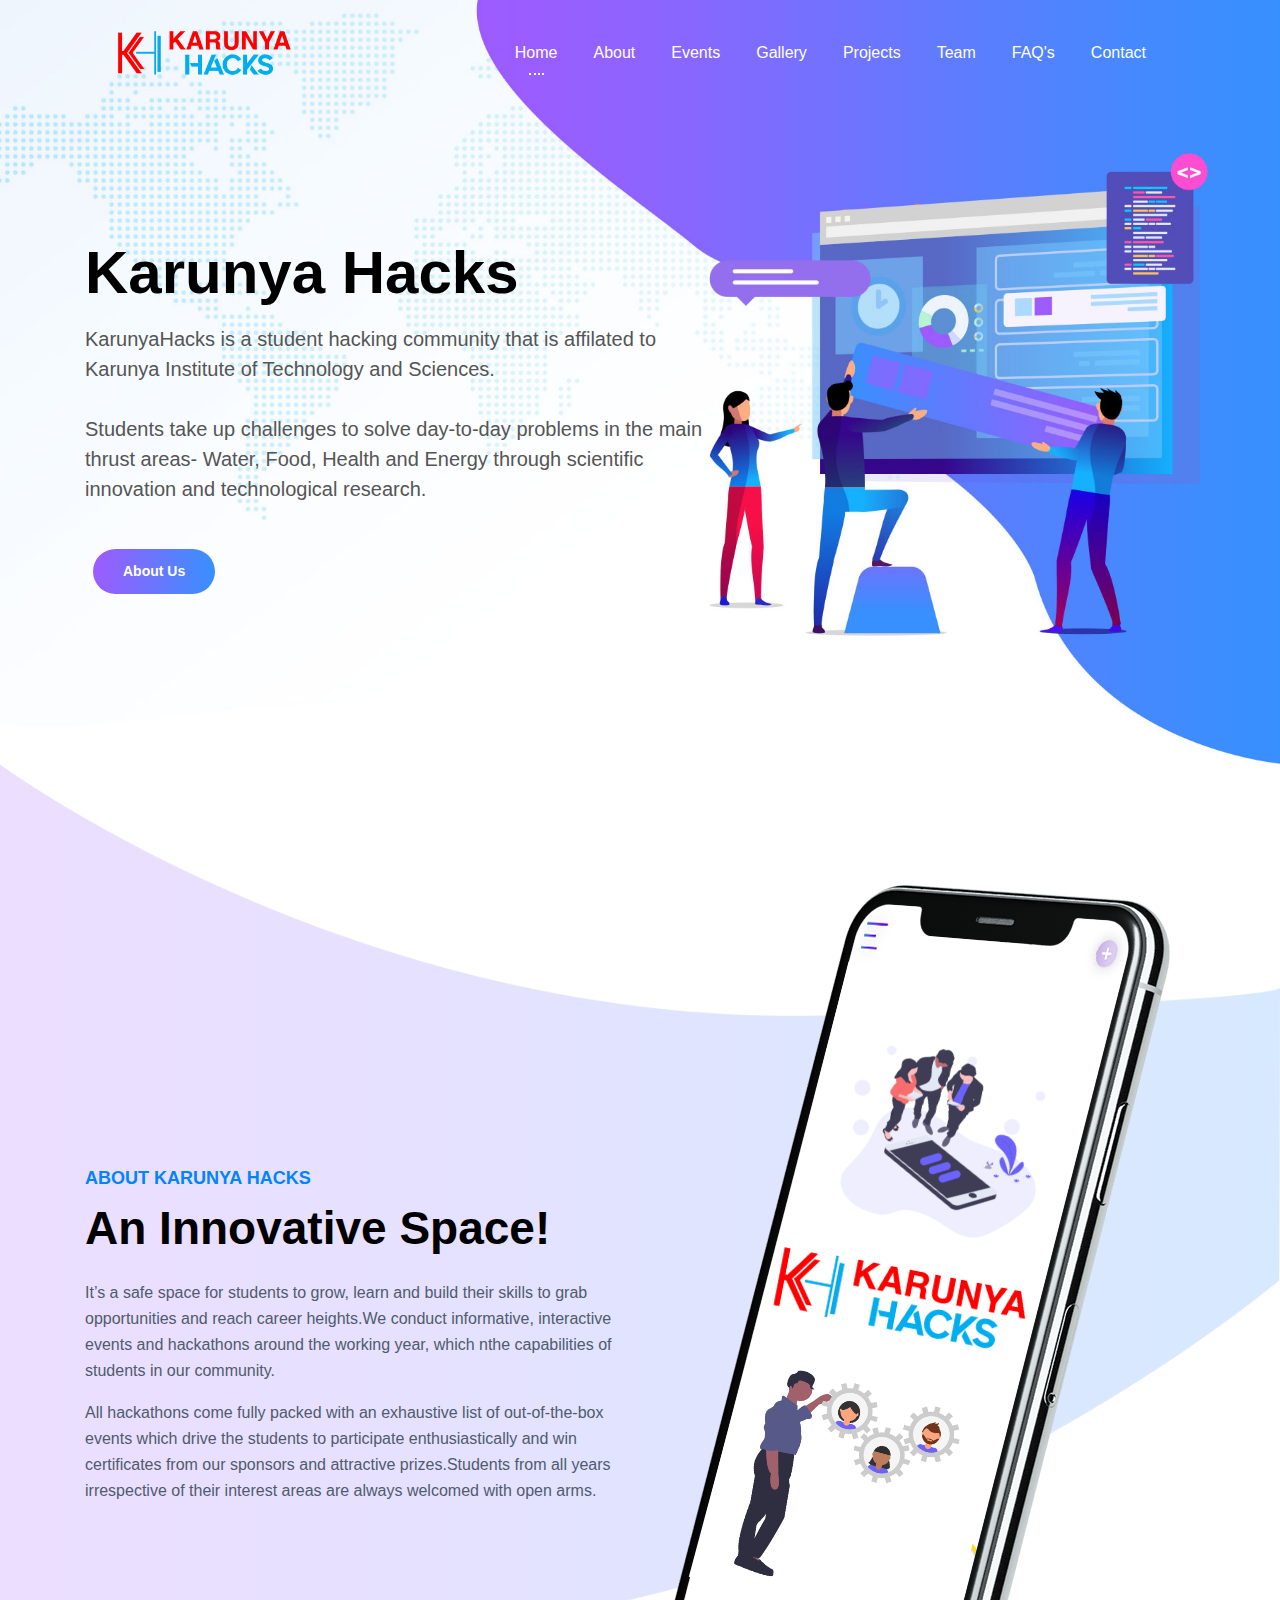
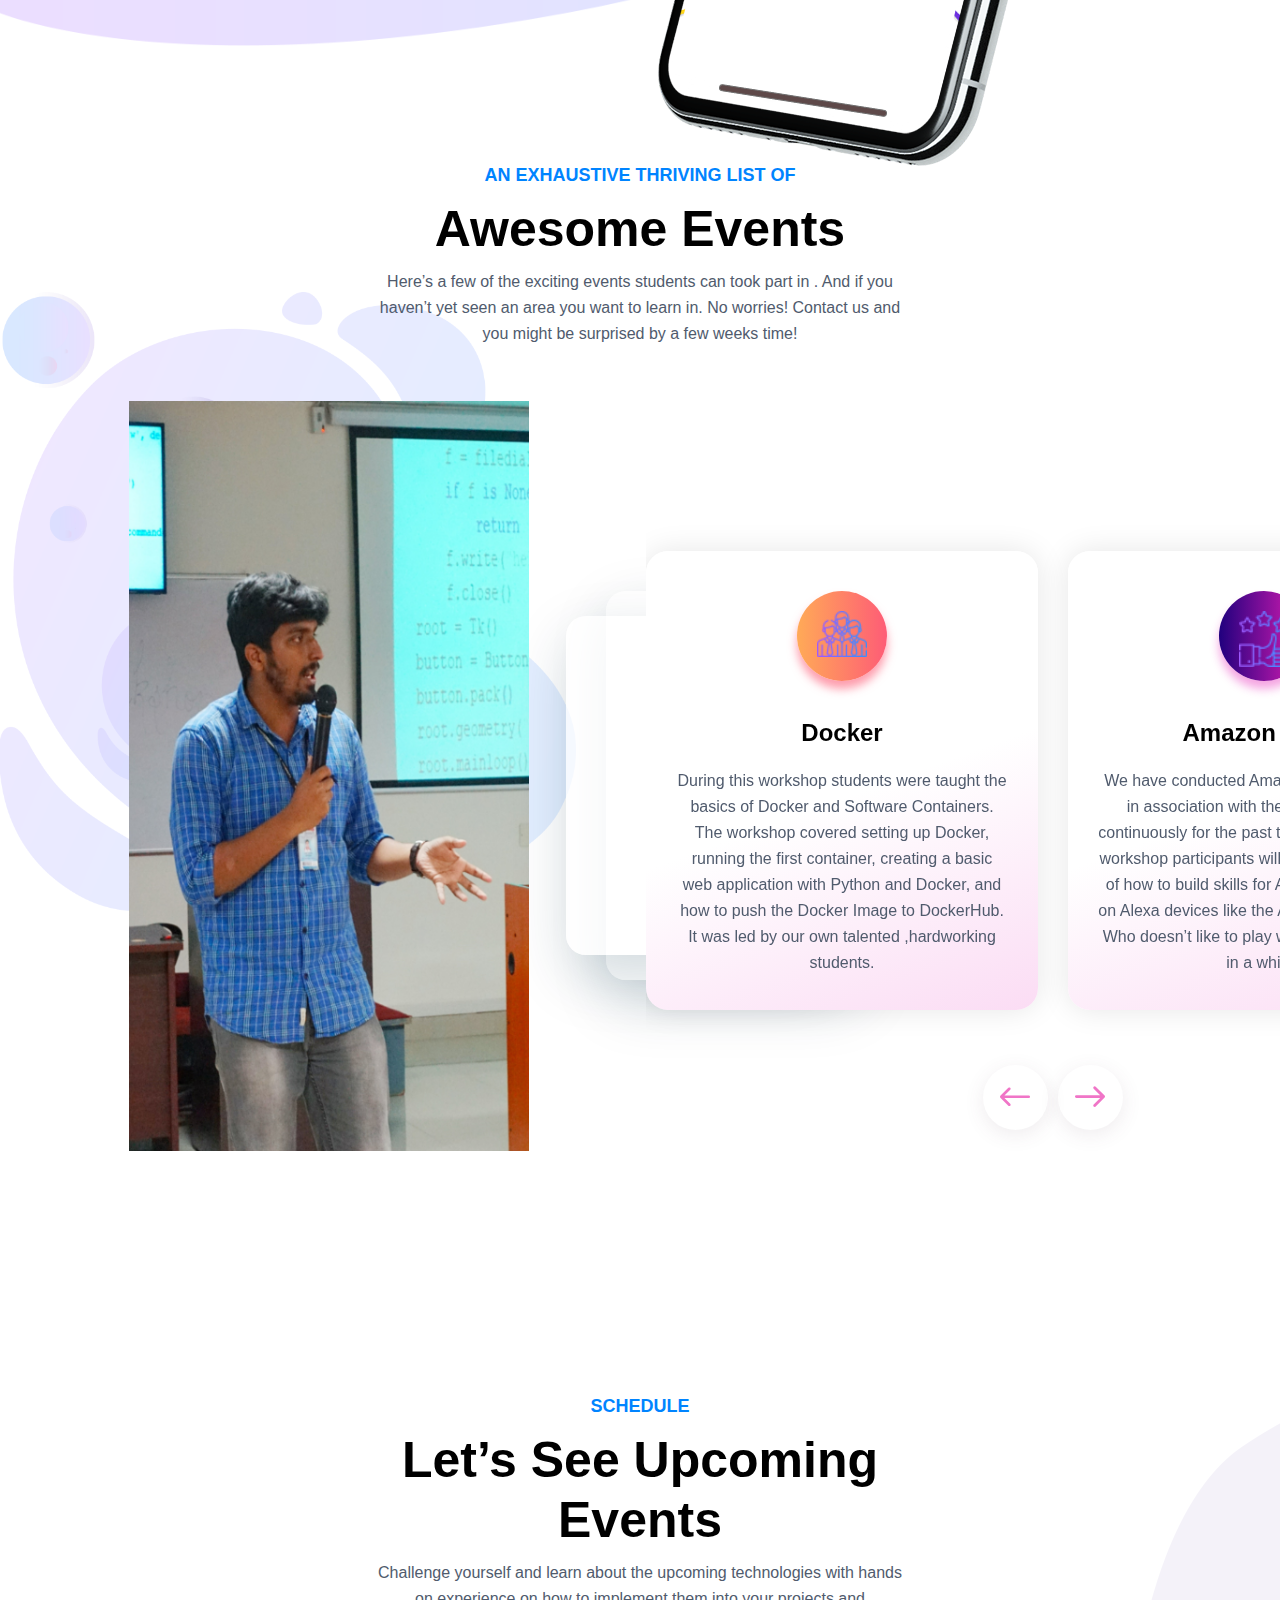
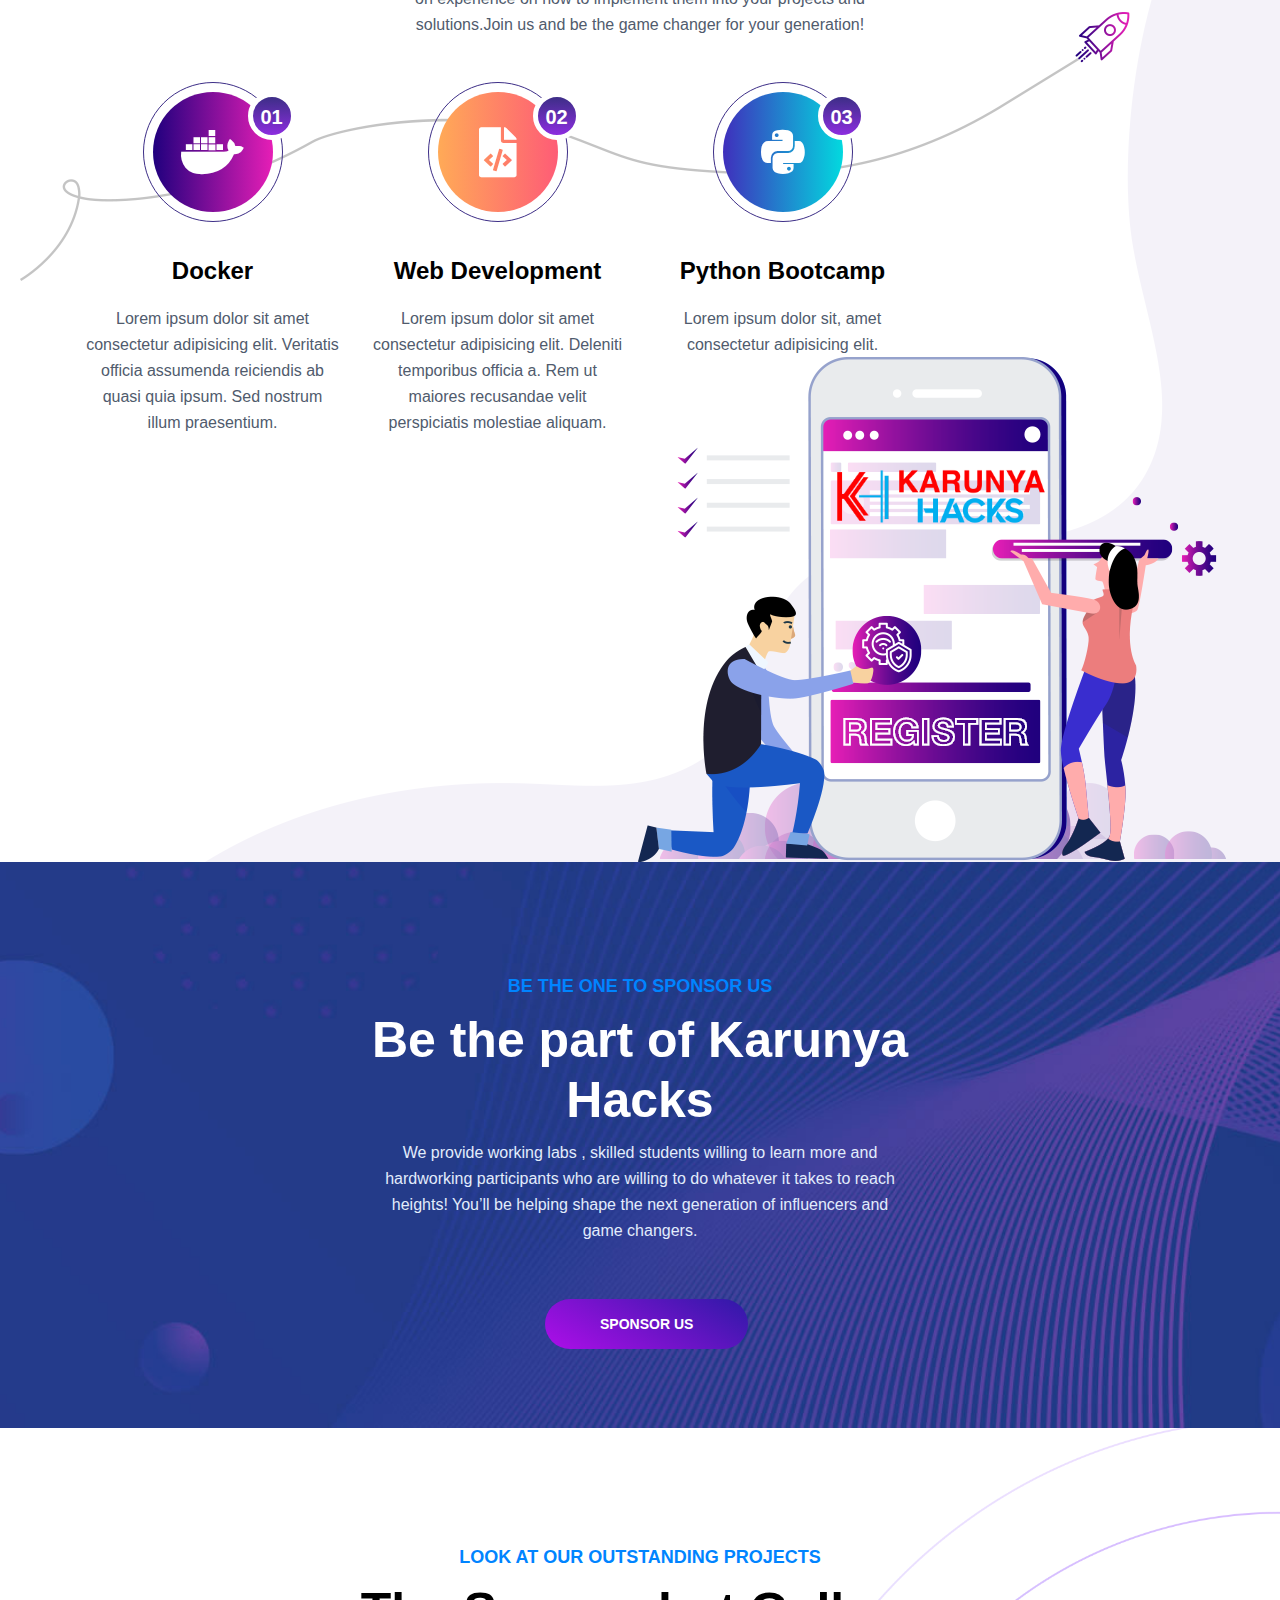
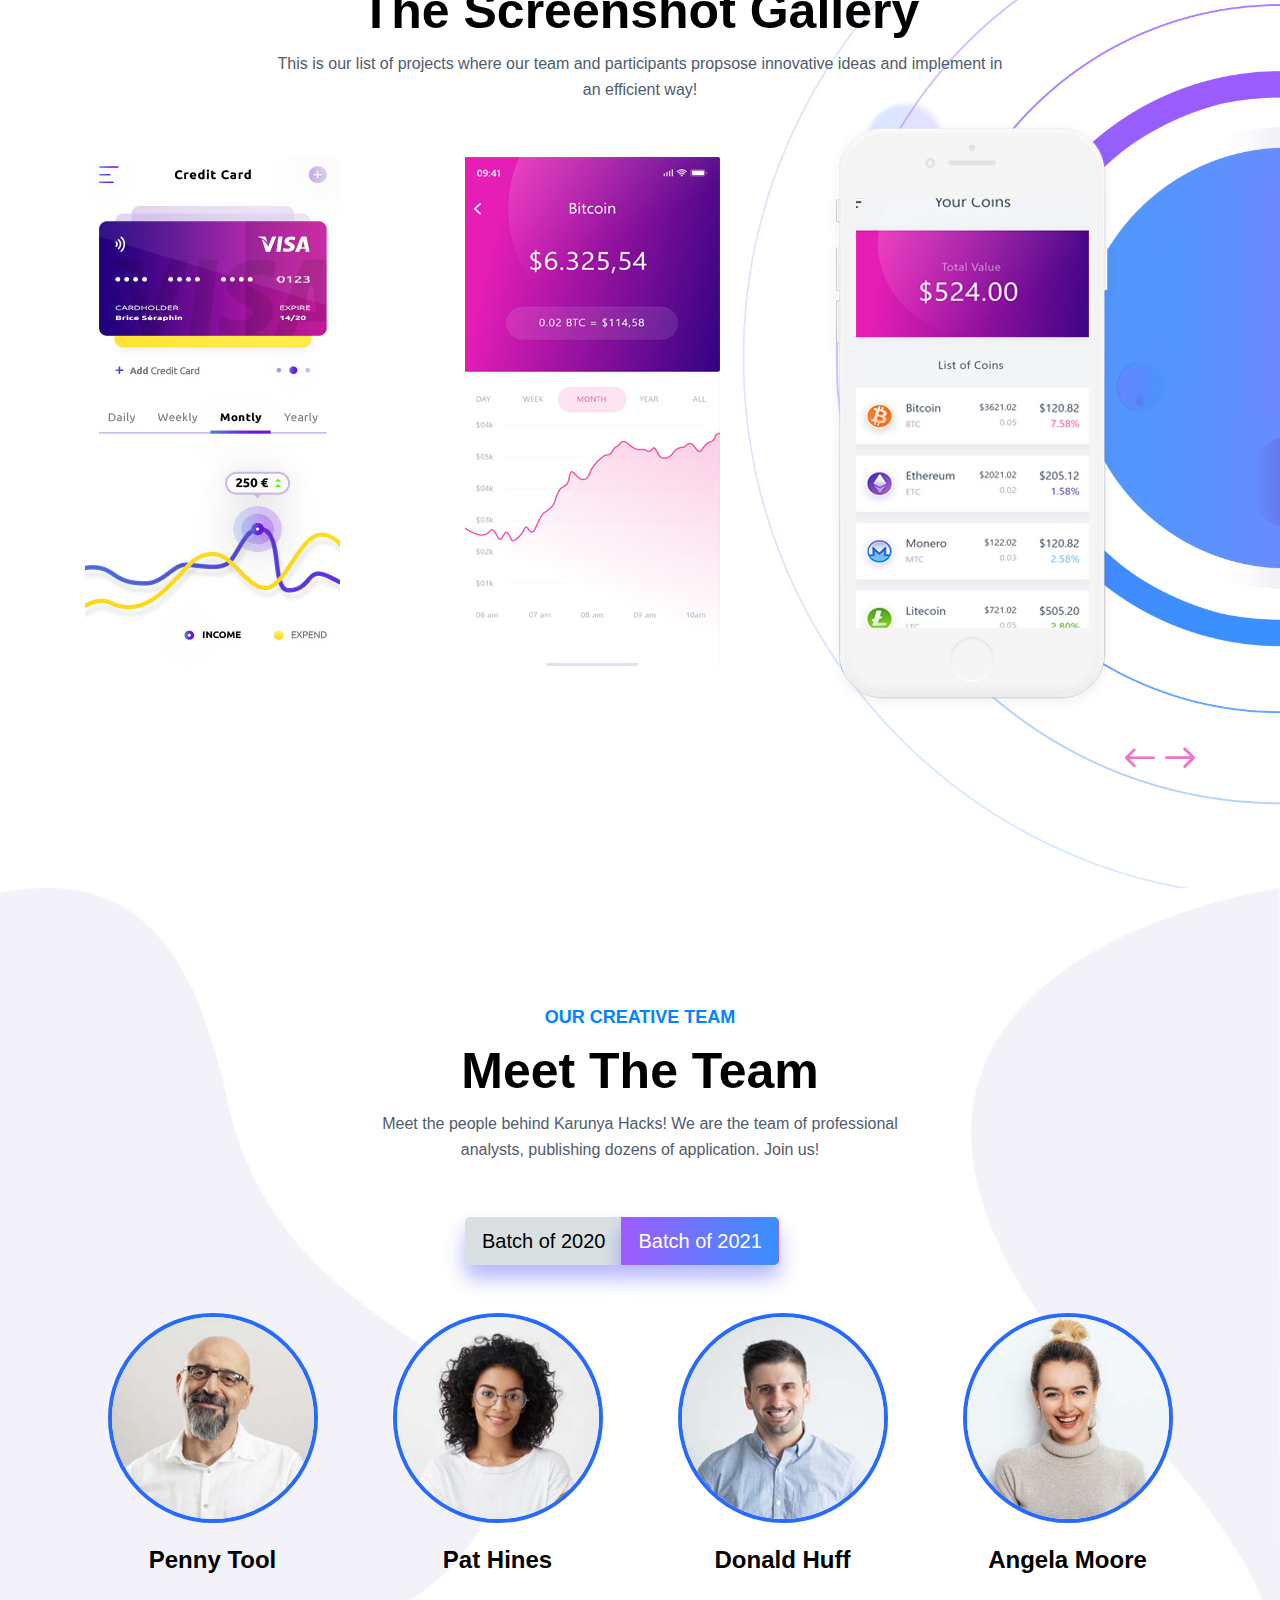
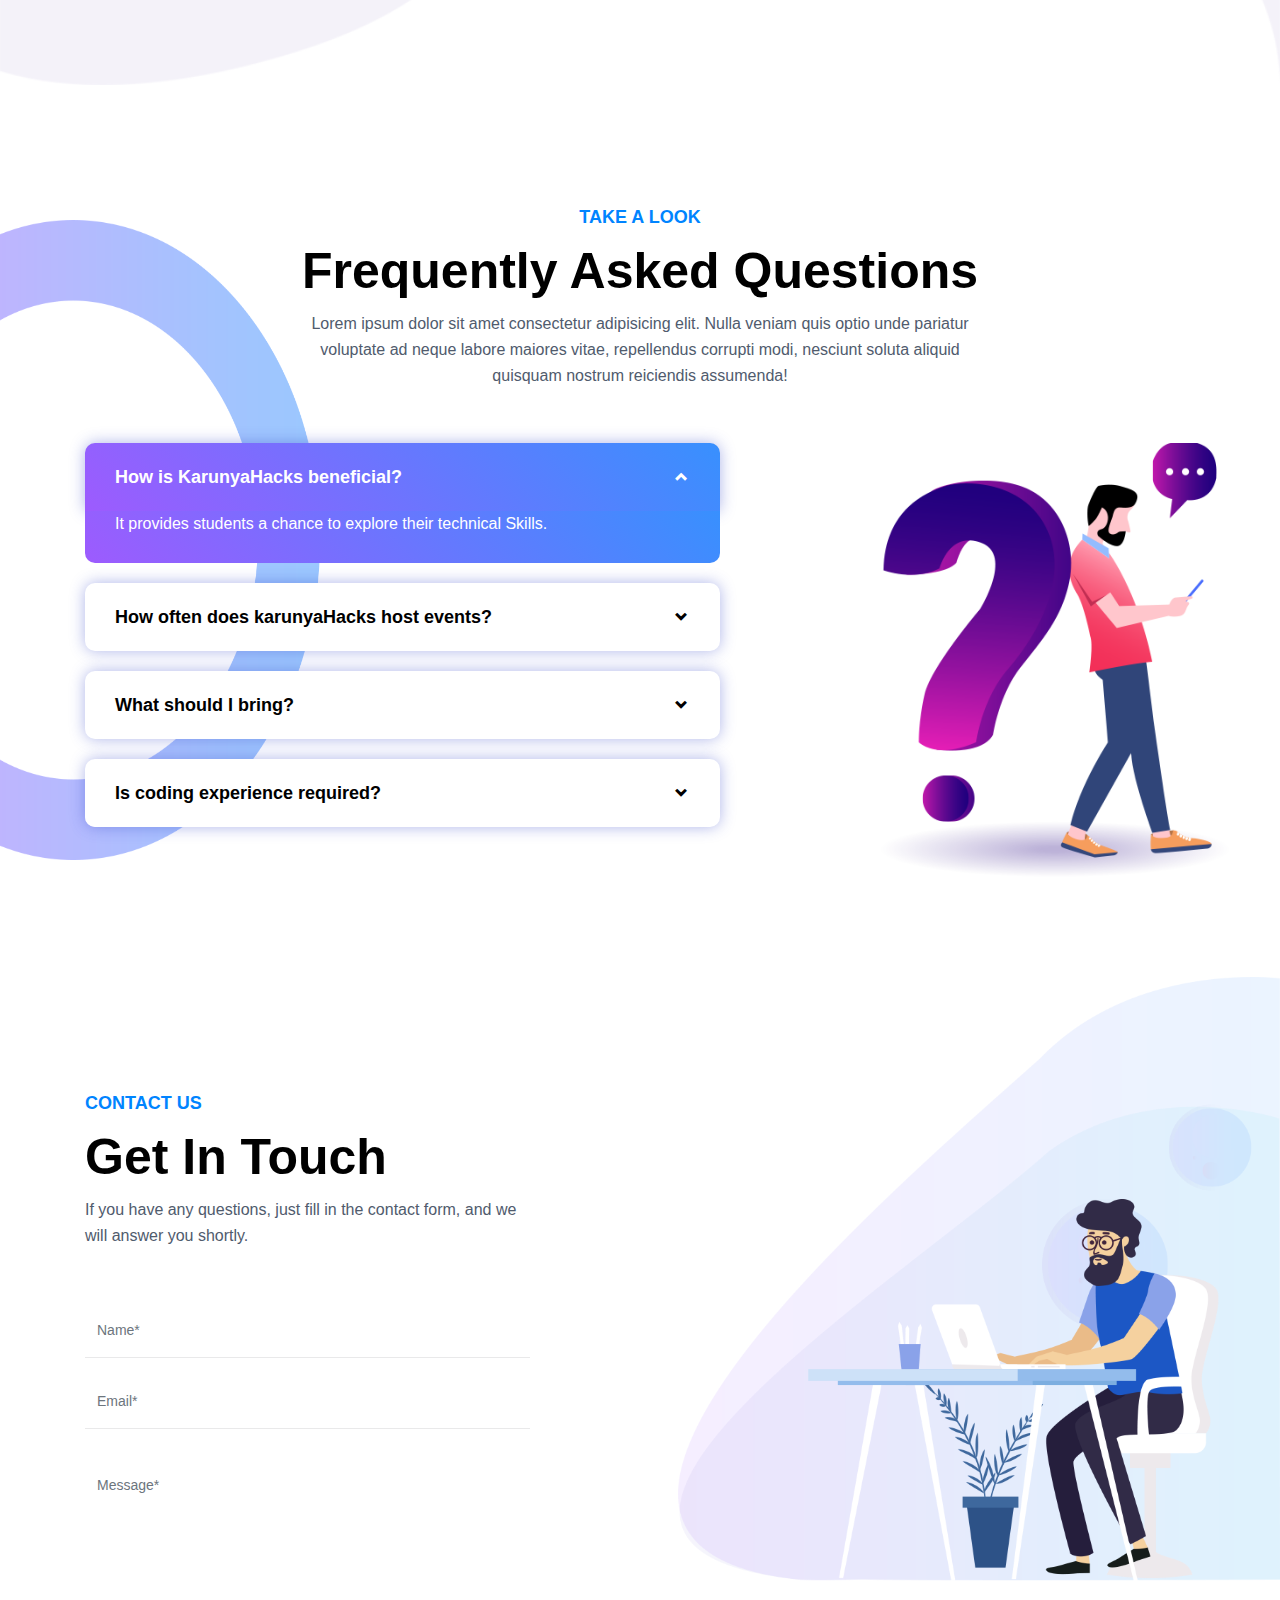
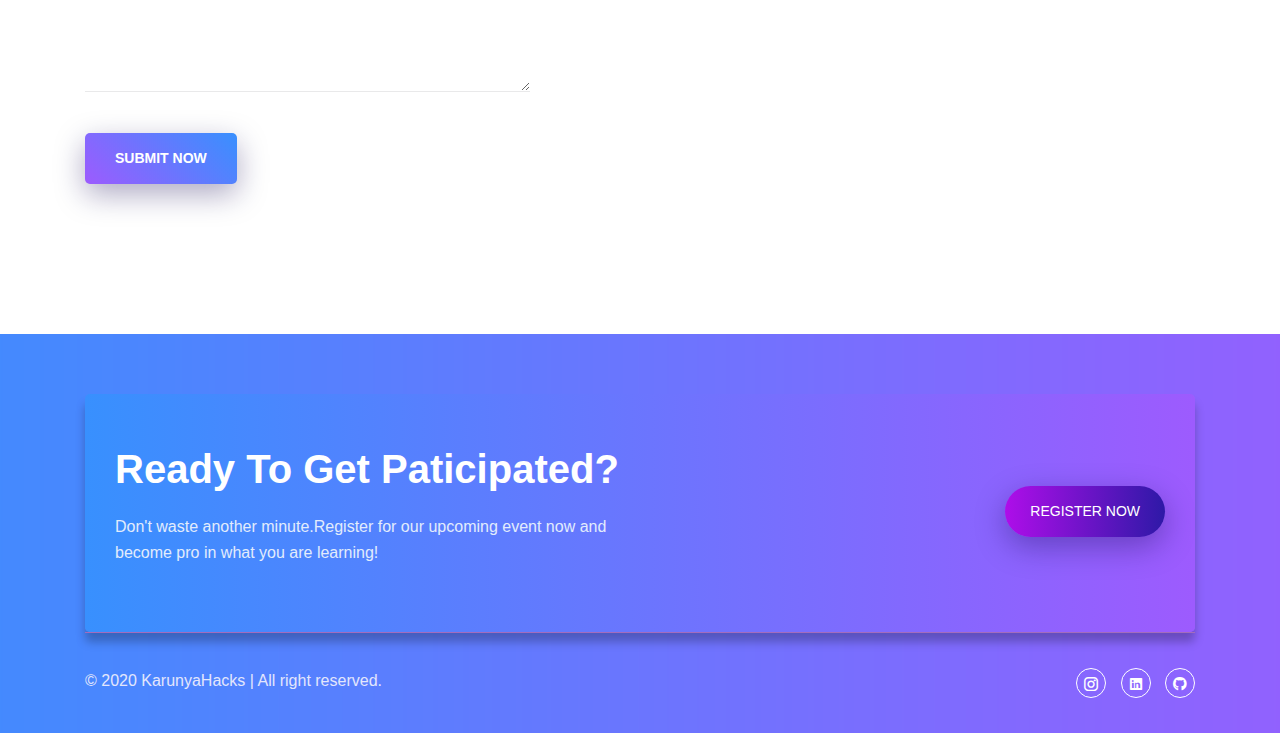
<file: index.html>
<!doctype html>
<html lang="zxx">

<head>
    <meta charset="utf-8">
    <meta name="viewport" content="width=device-width, initial-scale=1, shrink-to-fit=no">
    <meta name="keywords" content>
    <meta name="description" content>
    <title>KarunyaHacks</title>
    <!--favicon-->
    <link rel="shortcut icon" type="image/png" href="images/logo-head.png">
    <!--bootstrap css-->
    <link rel="stylesheet" type="text/css" href="css/bootstrap.min.css">
    <!--owl carousel css-->
    <link rel="stylesheet" type="text/css" href="css/owl.carousel.min.css">
    <!--magnific popup css-->
    <link rel="stylesheet" type="text/css" href="css/magnific-popup.css">
    <!--font awesome css-->
    <link rel="stylesheet" type="text/css" href="css/fontawesome-all.min.css">
    <!--icomoon icon css-->
    <link rel="stylesheet" type="text/css" href="css/icomoon.css">
    <!--icofont css-->
    <link rel="stylesheet" type="text/css" href="css/icofont.min.css">
    <!--animate css-->
    <link rel="stylesheet" type="text/css" href="css/animate.css">
    <!--main css-->
    <link rel="stylesheet" type="text/css" href="css/style.css">
    <!--responsive css-->
    <link rel="stylesheet" type="text/css" href="css/responsive.css">
</head>

<body>
    <!--Start Preloader-->
    <div class="preloader">
        <div class="d-table">
            <div class="d-table-cell align-middle">
                <div class="spinner">
                    <div class="double-bounce1"></div>
                    <div class="double-bounce2"></div>
                </div>
            </div>
        </div>
    </div>
    <!--End Preloader-->
    <!--start header-->
    <header id="header" class="two">
        <div class="container">
            <nav class="navbar navbar-expand-lg">
                <div class="container">
                    <!-- Logo -->
                    <a class="logo" href="#"><img src="images/logo-kh.png" alt="logo"></a>
                    <button class="navbar-toggler" type="button" data-toggle="collapse" data-target="#navbarContent"
                        aria-controls="navbarContent" aria-expanded="false" aria-label="Toggle navigation">
                        <span class="icon-bar"><i class="icofont-navigation-menu"></i></span>
                    </button>
                    <!-- navbar links -->
                    <div class="collapse navbar-collapse" id="navbarContent">
                        <ul class="navbar-nav ml-auto">
                            <li class="nav-item">
                                <a class="nav-link active" href="#home-area" data-scroll-nav="0">Home</a>
                            </li>
                            <li class="nav-item">
                                <a class="nav-link" href="#about-area" data-scroll-nav="1">About</a>
                            </li>
                            <li class="nav-item">
                                <a class="nav-link" href="#awesome-feat-area" data-scroll-nav="2">Events</a>
                            </li>
                            <li class="nav-item">
                                <a class="nav-link" href="gallery.html">Gallery</a>
                            </li>
                            <li class="nav-item">
                                <a class="nav-link" href="#screenshot-area" data-scroll-nav="4">Projects</a>
                            </li>
                            <li class="nav-item">
                                <a class="nav-link" href="#team-area" data-scroll-nav="5">Team</a>
                            </li>
                            <li class="nav-item">
                                <a class="nav-link" href="#faq-area" data-scroll-nav="6">FAQ's</a>
                            </li>
                            <li class="nav-item">
                                <a class="nav-link" href="#contact-area" data-scroll-nav="7">Contact</a>
                            </li>
                            <!-- <li class="nav-item download-btn">
                                <a class="nav-link" href="#" data-scroll-nav="5">Download</a>
                            </li> -->
                        </ul>
                    </div>
                </div>
            </nav>
        </div>
    </header>
    <!--end header-->
    <!--start home area-->
    <section id="home-area" class="bg-2" data-scroll-index="0">
        <div class="container">
            <div class="row">
                <!--start caption-->
                <div class="col-lg-7 col-md-8">
                    <div class="caption two d-table">
                        <div class="d-table-cell align-middle">
                            <h1 class="mb-3">Karunya Hacks </h1>
                            <h4 class="text-dark font-open-sans">KarunyaHacks is a student hacking community that is
                                affilated to Karunya Institute of Technology and Sciences. <br /><br />Students take up
                                challenges to solve day-to-day problems in the main thrust areas- Water, Food, Health
                                and Energy through scientific innovation and technological research. </h4>
                            <div class="caption-btns v2">
                                <a class="bg" href>About Us</a>
                                <!-- <a class="popup-video" href="https://www.youtube.com/watch?v=iaj8ktgL3BY&t=5s"><i class="icofont-ui-play"></i> Play video</a> -->
                            </div>
                            <!--     <div class="caption-download-btns v2">
                                <ul>
                                    <li><a href><i class="icofont-brand-android-robot"></i></a></li>
                                    <li><a href><i class="icofont-brand-apple"></i></a></li>
                                    <li><a href><i class="icofont-brand-windows"></i></a></li>
                                </ul>
                            </div> -->
                        </div>
                    </div>
                </div>
                <!--end caption-->
            </div>
        </div>
    </section>

    <!--start about area-->
    <section id="about-area" class="bg-3" data-scroll-index="1">
        <div class="container">
            <div class="row">
                <!--start about content-->
                <div class="col-md-6">
                    <div class="about-cont">
                        <h5>About Karunya Hacks</h5>
                        <h2>An Innovative Space!</h2>
                        <p>It’s a safe space for students to grow, learn and build their skills to grab opportunities
                            and reach career heights.We conduct informative, interactive events and hackathons around
                            the working year, which nthe capabilities of students in our community.</p>
                        <p>All hackathons come fully packed with an exhaustive list of out-of-the-box events which drive
                            the students to participate enthusiastically and win certificates from our sponsors and
                            attractive prizes.Students from all years irrespective of their interest areas are always
                            welcomed with open arms.</p>
                    </div>
                    <!--                     <div class="about-info row">
                        <div class="col-md-6 col-6">
                            <div class="about-info-single">
                                <div class="icon">
                                    <i class="icon-employee"></i>
                                </div>
                                <div class="content">
                                    <h3>17,501</h3>
                                    <p>Premium User</p>
                                </div>
                            </div>
                        </div>
                        <div class="col-md-6 col-6">
                            <div class="about-info-single two">
                                <div class="icon">
                                    <i class="icon-eye-tracking"></i>
                                </div>
                                <div class="content">
                                    <h3>1,987</h3>
                                    <p>Daily Visitors</p>
                                </div>
                            </div>
                        </div>
                    </div> -->
                </div>
                <!--end about content-->
            </div>
        </div>
        <!--start app mocup-->
        <div class="about-app-mocup">
            <img src="images/app-mockup.png" class="img-fluid" alt>
        </div>
        <!--end app mocup-->
    </section>
    <!--end about area-->

    <!--start awesome feature area-->
    <section id="awesome-feat-area" class="bg-2" data-scroll-index="2">
        <div class="container">
            <div class="row">
                <!--start section heading-->
                <div class="col-lg-6 offset-lg-3 col-md-8 offset-md-2">
                    <div class="section-heading text-center">
                        <h5>an exhaustive thriving list of</h5>
                        <h2>Awesome Events</h2>
                        <p>Here’s a few of the exciting events students can took part in . And if you haven’t yet seen
                            an area you want to learn in. No worries! Contact us and you might be surprised by a few
                            weeks time!</p>
                    </div>
                </div>
                <!--end section heading-->
            </div>
        </div>
        <div class="row">
            <!--start feature images-->
            <div class="col-md-5">
                <div class="awesome-feat-img text-center">
                    <a data-owl-item="1" class="feature-link active">
                        <div class="feat-screen-single">
                            <img src="images/event-pics.png" class="img-fluid" alt>
                        </div>
                    </a>
                    <a data-owl-item="2" class="feature-link">
                        <div class="feat-screen-single">
                            <img src="images/event-pics1.png" class="img-fluid" alt>
                        </div>
                    </a>
                    <a data-owl-item="3" class="feature-link">
                        <div class="feat-screen-single">
                            <img src="images/event-pics.png" class="img-fluid" alt>
                        </div>
                    </a>
                    <a data-owl-item="4" class="feature-link">
                        <div class="feat-screen-single">
                            <img src="images/event-pics1.png" class="img-fluid" alt>
                        </div>
                    </a>
                </div>
            </div>
            <!--end feature images-->
            <div class="col-md-7">
                <div class="feat-carousel-wrap">
                    <div class="awesome-feat-carousel owl-carousel">
                        <!--start awesome-feat-single-->
                        <div class="awesome-feat-single text-center">
                            <div class="icon">
                                <img src="images/icon-user-1.png" class="img-fluid" alt>
                            </div>
                            <h3>Docker</h3>
                            <p>During this workshop students were taught the basics of Docker and Software Containers.
                                The workshop covered setting up Docker, running the first container, creating a basic
                                web application with Python and Docker, and how to push the Docker Image to DockerHub.
                                It was led by our own talented ,hardworking students. </p>
                        </div>
                        <!--end awesome-feat-single-->
                        <!--start awesome-feat-single-->
                        <div class="awesome-feat-single text-center">
                            <div class="icon two">
                                <img src="images/icon-like-1.png" class="img-fluid" alt>
                            </div>
                            <h3>Amazon Alexa</h3>
                            <p>We have conducted Amazon Alexa workshop in association with the MLH Local Host
                                continuously for the past two years. During this workshop participants will be taught
                                the basics of how to build skills for Amazon Alexa to run on Alexa devices like the
                                Amazon Tap or Echo. Who doesn’t like to play with technology once in a while? </p>
                        </div>
                        <!--end awesome-feat-single-->
                        <!--start awesome-feat-single-->
                        <div class="awesome-feat-single text-center">
                            <div class="icon three">
                                <img src="images/icon-user-1.png" class="img-fluid" alt>
                            </div>
                            <h3>Web Development</h3>
                            <p>Want to design your own personalized webpage? KHACKS has you covered! Students were
                                taught the basics of web development and were given free reign to work on their creative
                                projects and gained a valuable skill. </p>
                        </div>
                        <!--end awesome-feat-single-->
                        <!--start awesome-feat-single-->
                        <div class="awesome-feat-single text-center">
                            <div class="icon two">
                                <img src="images/icon-like-1.png" class="img-fluid" alt>
                            </div>
                            <h3>BlockChain</h3>
                            <p>Blockchain technology is most simply defined as a decentralized, distributed ledger that
                                records the provenance of a digital asset. Students got familiar with this upcoming
                                technology and gained insight and interest in it.</p>
                        </div>
                        <!--end awesome-feat-single-->
                    </div>
                </div>
            </div>
        </div>
    </section>
    <!--end awesome feature area-->
    <!--start how work area-->
    <section id="how-work-area" class="bg-3" data-scroll-index="3">
        <div class="container">
            <div class="row">
                <!--start section heading-->
                <div class="col-lg-6 offset-lg-3 col-md-8 offset-md-2">
                    <div class="section-heading text-center">
                        <h5>Schedule</h5>
                        <h2>Let’s See Upcoming Events</h2>
                        <p>Challenge yourself and learn about the upcoming technologies with hands on experience on how
                            to implement them into your projects and solutions.Join us and be the game changer for your
                            generation!</p>
                    </div>
                </div>
                <!--end section heading-->
            </div>
            <div class="row how-work-wrap">
                <div class="how-work-bg"></div>
                <!--start how work single-->
                <div class="col-lg-offset-1 col-lg-3 col-md-4">
                    <div class="how-work-single">
                        <div class="icon">
                            <i class="fab fa-docker"></i>
                            <!-- <i class="icofont-cloud-download"></i> -->
                            <div class="number">01</div>
                        </div>
                        <h3>Docker</h3>
                        <p>Lorem ipsum dolor sit amet consectetur adipisicing elit. Veritatis officia assumenda
                            reiciendis ab quasi quia ipsum. Sed nostrum illum praesentium.</p>
                        <p id="count" style="font-weight: bold;"></p>
                    </div>
                </div>
                <!--end how work single-->
                <!--start how work single-->
                <div class="col-lg-3 col-md-4">
                    <div class="how-work-single two">
                        <div class="icon">
                            <i class="fas fa-file-code"></i>
                            <!-- <i class="icofont-settings"></i> -->
                            <div class="number">02</div>
                        </div>
                        <h3>Web Development</h3>
                        <p>Lorem ipsum dolor sit amet consectetur adipisicing elit. Deleniti temporibus officia a. Rem
                            ut maiores recusandae velit perspiciatis molestiae aliquam.</p>
                        <p id="count1" style="font-weight: bold;"></p>
                    </div>
                </div>
                <!--end how work single-->
                <!--start how work single-->
                <div class="col-lg-3 col-md-4">
                    <div class="how-work-single three">
                        <div class="icon">
                            <i class="fab fa-python"></i>
                            <!-- <i class="icofont-trophy"></i> -->
                            <div class="number">03</div>
                        </div>
                        <h3>Python Bootcamp</h3>
                        <p>Lorem ipsum dolor sit, amet consectetur adipisicing elit. </p>
                        <p id="count2" style="font-weight: bold;"></p>
                    </div>
                </div>
                <!--end how work single-->
            </div>
        </div>
    </section>
    <!--end how work area-->
    <!--start newsletter area-->
    <section id="newsletter-area" class="bg-2">
        <div class="container">
            <div class="row">
                <!--start section heading-->
                <div class="col-lg-6 offset-lg-3 col-md-8 offset-md-2">
                    <div class="section-heading text-center">
                        <h5>Be the one to sponsor us</h5>
                        <h2 class="text-white">Be the part of Karunya Hacks</h2>
                        <p class="text-light">We provide working labs , skilled students willing to learn more and
                            hardworking participants who are willing to do whatever it takes to reach heights! You’ll be
                            helping shape the next generation of influencers and game changers.</p>
                    </div>
                </div>
                <!--end section heading-->
            </div>
            <div class="row">
                <!--start newsletter form-->
                <div class="col-lg-8 offset-lg-2 col-md-10 offset-md-1">
                    <button type="submit" class="sponsor-btn">SPONSOR US</button>
                    <div class="newsletter-form two">
                        <!--   <form id="mc-newsletter" action="newsletter/config.php" method="post">
                            <div class="newsletter-input-bx">
                                <input type="email" class="form-control" id="mc-email" name="mc-email" placeholder="Enter Your Email" required>
                                <button type="submit">SUBSCRIBE</button>
                            </div>
                        </form> -->

                        <div id="response"></div>
                    </div>
                </div>
                <!--end newsletter form-->
            </div>
        </div>
    </section>
    <!--end newsletter area-->

    <!--screenshot area-->
    <section id="screenshot-area" class="bg-2" data-scroll-index="4">
        <div class="container">
            <div class="row">
                <!--start section heading-->
                <div class="col-md-8 offset-md-2">
                    <div class="section-heading text-center">
                        <h5>Look at our outstanding projects</h5>
                        <h2>The Screenshot Gallery</h2>
                        <p>This is our list of projects where our team and participants propsose innovative ideas and
                            implement in an efficient way!</p>
                    </div>
                </div>
                <!--end section heading-->
            </div>
            <div class="screen-wrap">
                <div class="screenshot-frame"></div>
                <div class="screen-carousel owl-carousel">
                    <img src="images/screen-1.jpg" class="img-fluid" alt>
                    <img src="images/screen-2.jpg" class="img-fluid" alt>
                    <img src="images/screen-3.jpg" class="img-fluid" alt>
                    <img src="images/screen-4.jpg" class="img-fluid" alt>
                    <img src="images/screen-2.jpg" class="img-fluid" alt>
                </div>
            </div>
        </div>
    </section>
    <!--end area-->

    <!--start team area-->
    <section id="team-area" data-scroll-index="5">
        <div class="container">
            <div class="row">
                <div class="col-lg-6 offset-lg-3 col-md-8 offset-md-2">
                    <div class="section-heading text-center">
                        <h5>Our creative team</h5>
                        <h2>Meet The Team</h2>
                        <p>Meet the people behind Karunya Hacks! We are the team of professional analysts, publishing
                            dozens of application. Join us!</p>
                    </div>
                </div>
            </div>

            <div class="row">
                <div class="btn-group col-lg-6 offset-lg-4 col-md-8 offset-md-2 mb-5 team-nav" role="group"
                    aria-label="...">
                    <button type="button" class="btn btn-default btn-lg team-btn1 team-active-btn" id="team-btn1" onclick="display_team2020()">Batch of
                        2020</button>
                    <button type="button" class="btn btn-default btn-lg team-btn2" id="team-btn2" onclick="display_team2021()">Batch of
                        2021</button>
                </div>
            </div>

            <script type="text/javascript">
                function display_team2020() {
                    var x = document.getElementById("batch2020");
                    var y = document.getElementById("batch2021");
                    var btn1 = document.getElementById("team-btn1");
                    var btn2 = document.getElementById("team-btn2");
                    x.style.display="";
                    y.style.display="none";
                    btn1.classList.add("team-active-btn");
                    btn2.classList.remove("team-active-btn");
                }
                function display_team2021() {
                    var x = document.getElementById("batch2020");
                    var y = document.getElementById("batch2021");
                    var btn1 = document.getElementById("team-btn1");
                    var btn2 = document.getElementById("team-btn2");
                    x.style.display="none";
                    y.style.display=""; 
                    btn2.classList.add("team-active-btn");
                    btn1.classList.remove("team-active-btn");
                }
            </script>

            <div class="row" id="batch2020">
                <!--start team single-->
                <div class="col-lg-3 col-md-6">
                    <div class="team-single text-center">
                        <div class="team-img">
                            <img src="images/team-1.jpg" class="img-fluid" alt>
                            <div class="team-social two">
                                <ul>
                                    <li><a href><i class="icofont-facebook"></i></a></li>
                                    <li><a href><i class="icofont-twitter"></i></a></li>
                                    <li><a href><i class="icofont-linkedin"></i></a></li>
                                </ul>
                            </div>
                        </div>
                        <div class="team-info">
                            <h3>Penny Tool</h3>
                        </div>
                    </div>
                </div>
                <!--end team single-->
                <!--start team single-->
                <div class="col-lg-3 col-md-6">
                    <div class="team-single text-center">
                        <div class="team-img">
                            <img src="images/team-2.jpg" class="img-fluid" alt>
                            <div class="team-social two">
                                <ul>
                                    <li><a href><i class="icofont-facebook"></i></a></li>
                                    <li><a href><i class="icofont-twitter"></i></a></li>
                                    <li><a href><i class="icofont-linkedin"></i></a></li>
                                </ul>
                            </div>
                        </div>
                        <div class="team-info">
                            <h3>Pat Hines</h3>
                        </div>
                    </div>
                </div>
                <!--end team single-->
                <!--start team single-->
                <div class="col-lg-3 col-md-6">
                    <div class="team-single text-center">
                        <div class="team-img">
                            <img src="images/team-3.jpg" class="img-fluid" alt>
                            <div class="team-social two">
                                <ul>
                                    <li><a href><i class="icofont-facebook"></i></a></li>
                                    <li><a href><i class="icofont-twitter"></i></a></li>
                                    <li><a href><i class="icofont-linkedin"></i></a></li>
                                </ul>
                            </div>
                        </div>
                        <div class="team-info">
                            <h3>Donald Huff</h3>
                        </div>
                    </div>
                </div>
                <!--end team single-->
                <!--start team single-->
                <div class="col-lg-3 col-md-6">
                    <div class="team-single text-center">
                        <div class="team-img">
                            <img src="images/team-4.jpg" class="img-fluid" alt>
                            <div class="team-social two">
                                <ul>
                                    <li><a href><i class="icofont-facebook"></i></a></li>
                                    <li><a href><i class="icofont-twitter"></i></a></li>
                                    <li><a href><i class="icofont-linkedin"></i></a></li>
                                </ul>
                            </div>
                        </div>
                        <div class="team-info">
                            <h3>Angela Moore</h3>
                        </div>
                    </div>
                </div>
                <!--end team single-->
            </div>

            <div class="row" id="batch2021" style="display: none;">
                <!--start team single-->
                <div class="col-lg-3 col-md-6">
                    <div class="team-single text-center">
                        <div class="team-img">
                            <img src="images/team-1.jpg" class="img-fluid" alt>
                            <div class="team-social two">
                                <ul>
                                    <li><a href><i class="icofont-facebook"></i></a></li>
                                    <li><a href><i class="icofont-twitter"></i></a></li>
                                    <li><a href><i class="icofont-linkedin"></i></a></li>
                                </ul>
                            </div>
                        </div>
                        <div class="team-info">
                            <h3>John Doe</h3>
                        </div>
                    </div>
                </div>
                <!--end team single-->
                <!--start team single-->
                <div class="col-lg-3 col-md-6">
                    <div class="team-single text-center">
                        <div class="team-img">
                            <img src="images/team-2.jpg" class="img-fluid" alt>
                            <div class="team-social two">
                                <ul>
                                    <li><a href><i class="icofont-facebook"></i></a></li>
                                    <li><a href><i class="icofont-twitter"></i></a></li>
                                    <li><a href><i class="icofont-linkedin"></i></a></li>
                                </ul>
                            </div>
                        </div>
                        <div class="team-info">
                            <h3>Ronaldo</h3>
                        </div>
                    </div>
                </div>
                <!--end team single-->
                <!--start team single-->
                <div class="col-lg-3 col-md-6">
                    <div class="team-single text-center">
                        <div class="team-img">
                            <img src="images/team-3.jpg" class="img-fluid" alt>
                            <div class="team-social two">
                                <ul>
                                    <li><a href><i class="icofont-facebook"></i></a></li>
                                    <li><a href><i class="icofont-twitter"></i></a></li>
                                    <li><a href><i class="icofont-linkedin"></i></a></li>
                                </ul>
                            </div>
                        </div>
                        <div class="team-info">
                            <h3>Donald Mesii</h3>
                        </div>
                    </div>
                </div>
                <!--end team single-->
                <!--start team single-->
                <div class="col-lg-3 col-md-6">
                    <div class="team-single text-center">
                        <div class="team-img">
                            <img src="images/team-4.jpg" class="img-fluid" alt>
                            <div class="team-social two">
                                <ul>
                                    <li><a href><i class="icofont-facebook"></i></a></li>
                                    <li><a href><i class="icofont-twitter"></i></a></li>
                                    <li><a href><i class="icofont-linkedin"></i></a></li>
                                </ul>
                            </div>
                        </div>
                        <div class="team-info">
                            <h3>Angel Johnson</h3>
                        </div>
                    </div>
                </div>
                <!--end team single-->
            </div>
        </div>
    </section>
    <!--end team area-->

    <!--start faq area-->
    <section id="faq-area" class="bg-2" data-scroll-index="6">
        <div class="container">
            <div class="row">
                <!--start section heading-->
                <div class="col-md-8 offset-md-2">
                    <div class="section-heading text-center">
                        <h5>Take A look</h5>
                        <h2>Frequently Asked Questions</h2>
                        <p>Lorem ipsum dolor sit amet consectetur adipisicing elit. Nulla veniam quis optio unde
                            pariatur voluptate ad neque labore maiores vitae, repellendus corrupti modi, nesciunt soluta
                            aliquid quisquam nostrum reiciendis assumenda!</p>
                    </div>
                </div>
                <!--end section heading-->
            </div>
            <div class="row">
                <div class="col-md-7">
                    <div id="accordion" role="tablist">
                        <!--start faq single-->
                        <div class="card two">
                            <div class="card-header active" role="tab" id="faq1">
                                <h5 class="mb-0">
                                    <a data-toggle="collapse" href="#collapse1" aria-expanded="true"
                                        aria-controls="collapse1">How is KarunyaHacks beneficial?</a>
                                </h5>
                            </div>
                            <div id="collapse1" class="collapse show" role="tabpanel" aria-labelledby="faq1"
                                data-parent="#accordion">
                                <div class="card-body">
                                    <p>It provides students a chance to explore their technical Skills.</p>
                                </div>
                            </div>
                        </div>
                        <!--end faq single-->
                        <!--start faq single-->
                        <div class="card two">
                            <div class="card-header" role="tab" id="faq2">
                                <h5 class="mb-0">
                                    <a class="collapsed" data-toggle="collapse" href="#collapse2" aria-expanded="false"
                                        aria-controls="collapse2">How often does karunyaHacks host events?</a>
                                </h5>
                            </div>
                            <div id="collapse2" class="collapse" role="tabpanel" aria-labelledby="faq2"
                                data-parent="#accordion">
                                <div class="card-body">
                                    <p>We host two events every month.</p>
                                </div>
                            </div>
                        </div>
                        <!--end faq single-->
                        <!--start faq single-->
                        <div class="card two">
                            <div class="card-header" role="tab" id="faq3">
                                <h5 class="mb-0">
                                    <a class="collapsed" data-toggle="collapse" href="#collapse3" aria-expanded="false"
                                        aria-controls="collapse3">What should I bring?</a>
                                </h5>
                            </div>
                            <div id="collapse3" class="collapse" role="tabpanel" aria-labelledby="faq3"
                                data-parent="#accordion">
                                <div class="card-body">
                                    <p>All participants are requested to bring their personal laptop and any related
                                        resources required to design your dream.</p>
                                </div>
                            </div>
                        </div>
                        <!--end faq single-->
                        <!--start faq single-->
                        <div class="card two">
                            <div class="card-header" role="tab" id="faq4">
                                <h5 class="mb-0">
                                    <a class="collapsed" data-toggle="collapse" href="#collapse4" aria-expanded="false"
                                        aria-controls="collapse4">Is coding experience required?</a>
                                </h5>
                            </div>
                            <div id="collapse4" class="collapse" role="tabpanel" aria-labelledby="faq4"
                                data-parent="#accordion">
                                <div class="card-body">
                                    <p>Ofcourse not! All students who want to learn about technology,design and building
                                        innovative products are welcome.</p>
                                </div>
                            </div>
                        </div>
                        <!--end faq single-->
                    </div>
                </div>
                <div class="col-md-5">
                    <div class="faq-img">
                        <img src="images/faq-img-1.png" class="img-fluid" alt>
                    </div>
                </div>
            </div>
        </div>
    </section>
    <!--end faq area-->
    <!--start contact area-->
    <section id="contact-area" class="bg-2" data-scroll-index="7">
        <div class="container">
            <div class="row">
                <!--start section heading-->
                <div class="col-lg-5 col-md-8">
                    <div class="section-heading">
                        <h5>Contact us</h5>
                        <h2>Get In Touch</h2>
                        <p>If you have any questions, just fill in the contact form, and we will answer you shortly.</p>
                    </div>
                </div>
                <!--end section heading-->
            </div>
            <div class="row">
                <!--start contact form-->
                <div class="col-lg-5 col-md-7">
                    <div class="contact-form two">
                        <form id="ajax-contact" action="contact.php" method="post">
                            <div class="form-group">
                                <input type="text" class="form-control" id="name" name="name" placeholder="Name*"
                                    required="required" data-error="name is required.">
                                <div class="help-block with-errors"></div>
                            </div>
                            <div class="form-group">
                                <input type="email" class="form-control" id="email" name="email" placeholder="Email*"
                                    required="required" data-error="valid email is required.">
                                <div class="help-block with-errors"></div>
                            </div>
                            <div class="form-group">
                                <textarea class="form-control" id="message" name="message" rows="10"
                                    placeholder="Message*" required="required"
                                    data-error="Please, leave us a message."></textarea>
                                <div class="help-block with-errors"></div>
                            </div>
                            <button type="submit">SUBMIT NOW</button>
                            <div class="messages"></div>
                        </form>
                    </div>
                </div>
                <!--end contact form-->
            </div>
        </div>
    </section>
    <!--end contact area-->
    <!--start footer-->
    <footer id="footer" class="bg-2">
        <div class="container">
            <div class="get-started two">
                <div class="row">
                    <div class="col-lg-6 col-md-8">
                        <h2>Ready To Get Paticipated?</h2>
                        <p class="text-light">Don't waste another minute.Register for our upcoming event now and become
                            pro in what you are learning!</p>
                    </div>
                    <div class="col-lg-6 col-md-4">
                        <a href>Register Now</a>
                    </div>
                </div>
            </div>

            <div class="footer-copyright">
                <div class="row">
                    <div class="col-lg-6 col-md-7">
                        <p>&copy; 2020 KarunyaHacks | All right reserved.</p>
                    </div>
                    <div class="col-lg-6 col-md-5">
                        <div class="footer-social text-right">
                            <ul>
                                <li><a href><i class="icofont-instagram"></i></a></li>
                                <li><a href><i class="icofont-linkedin"></i></a></li>
                                <li><a href><i class="fab fa-github"></i></a></li>
                            </ul>
                        </div>
                    </div>
                </div>
            </div>
        </div>
    </footer>
    <!--end footer-->
    <!--jQuery js-->
    <script src="js/jquery-3.3.1.min.js"></script>
    <!--proper js-->
    <script src="js/popper.min.js"></script>
    <!--bootstrap js-->
    <script src="js/bootstrap.min.js"></script>
    <!--counter js-->
    <script src="js/waypoints.js"></script>
    <script src="js/counterup.min.js"></script>
    <!--magnic popup js-->
    <script src="js/magnific-popup.min.js"></script>
    <!--owl carousel js-->
    <script src="js/owl.carousel.min.js"></script>
    <!--owl scrollIt js-->
    <script src="js/scrollIt.min.js"></script>
    <!--validator js-->
    <script src="js/validator.min.js"></script>
    <!--contact js-->
    <script src="js/contact.js"></script>
    <!--ajax newsletter js-->
    <script src="js/ajax-newsletter-form.js"></script>
    <!--main js-->
    <script src="js/custom.js"></script>
    <!--CountDown js-->
    <script src="js/count.js"></script>
    <script src="js/count1.js"></script>
    <script src="js/count2.js"></script>
</body>

</html>
</file>
<file: css/icomoon.css>
@font-face {
  font-family: 'icomoon';
  src:  url('../fonts/icomoon.eot');
  src:  url('../fonts/icomoon.eot#iefix') format('embedded-opentype'),
    url('../fonts/icomoon.ttf') format('truetype'),
    url('../fonts/icomoon.woff') format('woff'),
    url('../fonts/icomoon.svg#icomoon') format('svg');
  font-weight: normal;
  font-style: normal;
}

[class^="icon-"], [class*=" icon-"] {
  /* use !important to prevent issues with browser extensions that change fonts */
  font-family: 'icomoon' !important;
  speak: none;
  font-style: normal;
  font-weight: normal;
  font-variant: normal;
  text-transform: none;
  line-height: 1;

  /* Better Font Rendering =========== */
  -webkit-font-smoothing: antialiased;
  -moz-osx-font-smoothing: grayscale;
}

.icon-arrow-pointing-to-right:before {
  content: "\e900";
}
.icon-download:before {
  content: "\e901";
}
.icon-employee:before {
  content: "\e902";
}
.icon-exam:before {
  content: "\e903";
}
.icon-eye:before {
  content: "\e904";
}
.icon-eye-tracking:before {
  content: "\e905";
}
.icon-gear:before {
  content: "\e906";
}
.icon-gears:before {
  content: "\e907";
}
.icon-left-arrow:before {
  content: "\e908";
}
.icon-list:before {
  content: "\e909";
}
.icon-report:before {
  content: "\e90a";
}
.icon-responsive:before {
  content: "\e90b";
}
.icon-search:before {
  content: "\e90c";
}
.icon-settings:before {
  content: "\e90d";
}
.icon-thumbs-up:before {
  content: "\e90e";
}
.icon-trophy:before {
  content: "\e90f";
}
.icon-vision:before {
  content: "\e910";
}
.icon-web-design:before {
  content: "\e911";
}
</file>
<file: css/style.css>
---------------------------------------------------------------------------------------*/

@import url('css.css');
html,
body {
    width: 100%;
    height: 100%;
    margin: 0;
    padding: 0;

}

body {
    font-family: 'Poppins', sans-serif;
    font-weight: 400;
    color: #000;
    position: relative;
    overflow-x: hidden;
}

.version-drak {
    background-color: #040940
}

ul {
    list-style: none;
    margin: 0;
    padding: 0
}

a,
a:visited,
a:focus,
a:active,
a:hover {
    text-decoration: none;
    outline: none;
}

a,
button {
    -webkit-transition: 0.3s;
    transition: 0.3s
}

button {
    cursor: pointer;
}

button:focus {
    outline: 0
}

a {
    color: #2c3e50;
    font-size: 14px
}

h1,
h2,
h3,
h4,
h5,
h6,
.h1,
.h2,
.h3 {
    font-weight: 400;
    margin-top: 0
}

h1 {
    font-size: 60px;
    line-height: 70px
}

h2 {
    font-size: 50px;
    line-height: 60px
}

h3 {
    font-size: 24px;
    line-height: 34px
}

h4 {
    font-size: 20px;
    line-height: 30px
}

h5 {
    font-size: 18px;
    line-height: 28px
}

h6 {
    font-size: 16px;
    line-height: 26px
}

p {
    font-size: 16px;
    color: #505b6d;
    line-height: 26px;
    font-family: 'Open Sans', sans-serif;
}

.d-table {
    width: 100%;
    height: 100%
}

.text-light {
    color: #e2ecfc !important
}

.text-dark {
    color: #555555 !important
}

.font-open-sans {
    font-family: 'Open Sans', sans-serif;
}

/*-------------------------------------------------------------------------------------
    preloader
---------------------------------------------------------------------------------------*/

.preloader {
    background: -webkit-gradient(linear, right top, left top, from(#2e19a7), to(#ae0ee9));
    background: linear-gradient(to left, #2e19a7, #ae0ee9);
    height: 100%;
    left: 0;
    position: fixed;
    top: 0;
    width: 100%;
    z-index: 9999999;
}

.preloader .spinner {
    width: 60px;
    height: 60px;
    margin: 0 auto;
    background-color: #fff;
    border-radius: 100%;
    -webkit-animation: sk-scaleout 1.0s infinite ease-in-out;
    animation: sk-scaleout 1.0s infinite ease-in-out;
}

@-webkit-keyframes sk-scaleout {
    0% {
        -webkit-transform: scale(0)
    }
    100% {
        -webkit-transform: scale(1.0);
        opacity: 0;
    }
}

@keyframes sk-scaleout {
    0% {
        -webkit-transform: scale(0);
        transform: scale(0);
    }
    100% {
        -webkit-transform: scale(1.0);
        transform: scale(1.0);
        opacity: 0;
    }
}

/*-------------------------------------------------------------------------------------
    header
---------------------------------------------------------------------------------------*/

#header {
    position: absolute;
    left: 0;
    top: 0;
    width: 100%;
    z-index: 99;
    padding: 15px 0px;
    -webkit-transition: 0.5s;
    transition: 0.5s;
}

#header.sticky {
    position: fixed;
    width: 100%;
    z-index: 9999;
    background: -webkit-gradient( linear, left top, right top, from(#20007e), to(#e61eb6));
    background: linear-gradient( 90deg, #20007e 0%, #e61eb6 100%);
    padding: 5px 0;
    -webkit-box-shadow: 0 0 10px #111;
    box-shadow: 0 0 10px #111
}

#header.two.sticky {
    background-color: #2876f9;
    background-image: linear-gradient(315deg, #2876f9 0%, #6d17cb 74%);
}

#header.sticky .navbar {
    background-color: transparent;
    -webkit-transition: 0.5s;
    transition: 0.5s;
}

.navbar-nav .nav-link {
    color: #fff;
    font-weight: 500;
    position: relative;
    font-size: 16px
}

.navbar-nav .nav-item {
    padding: 0 10px;
}

.navbar-nav .nav-link.active:after,
.navbar-nav .nav-link:hover:after {
    content: '';
    position: absolute;
    left: 0;
    right: 0;
    top: 100%;
    width: 15px;
    margin: 0 auto;
    border-bottom: 2px dotted #fff;
}

.navbar-nav .nav-item.download-btn .nav-link {
    -webkit-box-shadow: 0px 10px 30px 0px rgba(21, 10, 82, 0.35);
    box-shadow: 0px 10px 30px 0px rgba(21, 10, 82, 0.35);
    background: -webkit-gradient(linear, right top, left top, from(#2e19a7), to(#ae0ee9));
    background: linear-gradient(to left, #2e19a7, #ae0ee9);
    border-radius: 25px;
    padding: 10px 34px;
    background-size: 100% auto
}

.navbar-nav .nav-item.download-btn .nav-link:after {
    border: 0
}

.navbar-nav .nav-item.download-btn.v2 .nav-link {
    background: -webkit-gradient(linear, left top, right top, from(#9d5bfe), to(#3890fe));
    background: linear-gradient(90deg, #9d5bfe, #3890fe);
    background-size: 100% auto
}

.navbar-nav .nav-item.download-btn .nav-link:hover {
    background-size: 200% auto
}

.icon-bar{
    color: #3890fe!important;
}

/*-------------------------------------------------------------------------------------
    home area
---------------------------------------------------------------------------------------*/

#home-area.bg-1 {
    background-image: url(../images/home-bg-1.png);
    background-repeat: no-repeat;
    background-position: bottom;
    margin-bottom: 10px
}

#home-area.bg-2 {
    background-image: url(../images/home-bg-2.jpg);
    background-repeat: no-repeat;
    background-size: 100% 100%
}

.caption {
    padding: 230px 0 275px;
}

.caption.two {
    padding: 238px 0 170px;
}

.caption h1 {
    font-weight: 600;
}

.caption-btns {
    margin-top: 45px;
}

.caption-btns a {
    display: inline-block;
    margin: 0 8px;
    font-weight: 600;
    color: #fff;
}

.caption-btns a {
    display: inline-block;
    margin: 0 8px;
    font-weight: 600;
    color: #fff;
}

.caption-btns a i {
    display: inline-block;
    width: 40px;
    height: 40px;
    line-height: 40px;
    border-radius: 50%;
    font-size: 16px;
    background-image: -webkit-gradient( linear, left top, right top, from(#ae0ee9), to(#2e19a7));
    background-image: linear-gradient( 90deg, #ae0ee9 0%, #2e19a7 100%);
    background-size: 100% auto;
    text-align: center;
    border: 1px dashed #fff;
    margin-right: 8px
}

.caption-btns.v2 a i {
    background: -webkit-gradient(linear, left top, right top, from(#9d5bfe), to(#3890fe));
    background: linear-gradient(90deg, #9d5bfe, #3890fe);
}

.caption-btns a.bg {
    background-image: -webkit-gradient( linear, left top, right top, from(#ae0ee9), to(#2e19a7));
    background-image: linear-gradient( 90deg, #ae0ee9 0%, #2e19a7 100%);
    background-size: 100% auto;
    padding: 12px 30px;
    border-radius: 30px
}

.caption-btns.v2 a.bg {
    background: -webkit-gradient(linear, left top, right top, from(#9d5bfe), to(#3890fe));
    background: linear-gradient(90deg, #9d5bfe, #3890fe);
}

.caption-download-btns {
    margin-top: 50px;
}

.caption-download-btns li {
    display: inline-block;
}

.caption-download-btns li a {
    display: block;
    width: 40px;
    height: 40px;
    background-image: -webkit-gradient( linear, left top, right top, from(#ae0ee9), to(#2e19a7));
    background-image: linear-gradient( 90deg, #ae0ee9 0%, #2e19a7 100%);
    text-align: center;
    line-height: 40px;
    font-size: 20px;
    border-radius: 50%;
    color: #fff;
    border: 1px solid rgba(255, 255, 255, 0.4);
    margin: 0 4px;
    background-size: 100% auto
}

.caption-download-btns.v2 li a {
    background: -webkit-gradient(linear, left top, right top, from(#9d5bfe), to(#3890fe));
    background: linear-gradient(90deg, #9d5bfe, #3890fe);
}

.caption-download-btns li a:hover,
.caption-btns a.bg:hover,
.caption-btns a i:hover {
    background-size: 200% auto
}


/*-------------------------------------------------------------------------------------
    section heading
---------------------------------------------------------------------------------------*/

.section-heading {
    margin-bottom: 54px;
}

.section-heading h5 {
    color: #0084ff;
    font-weight: 700;
    text-transform: uppercase;
    margin-bottom: 10px;
}

.section-heading h2 {
    font-weight: 700;
    margin-bottom: 10px;
}

.section-heading p {
    font-size: 16px;
    line-height: 26px
}

/*-------------------------------------------------------------------------------------
    core-feature area
---------------------------------------------------------------------------------------*/

#core-feature-area {
    padding: 112px 0 118px;
    position: relative;
    background-position: top right;
    background-repeat: no-repeat;
    background-size: contain;
}

#core-feature-area.bg-1 {
    background-image: url(../images/feature-bg-1.png);
}

#core-feature-area.bg-2 {
    background-image: url(../images/feature-bg-2.png);
}

#core-feature-area.bg-3 {
    background-image: url(../images/feature-bg-3.png);
}

#core-feature-area .section-heading p {
    padding: 0 50px;
}

.core-feature-single {
    -webkit-box-shadow: 0px 10px 30px 0px rgba(21, 10, 82, 0.2);
    box-shadow: 0px 10px 30px 0px rgba(21, 10, 82, 0.2);
    padding: 60px 30px 10px;
    border-radius: 4px;
    background-color: #fff;
    -webkit-transition: 0.3s;
    transition: 0.3s
}

.core-feature-single .icon {
    width: 70px;
    height: 70px;
    margin: 0 auto 50px;
    line-height: 75px;
    position: relative;
    border-radius: 50%;
    background-color: #f03858;
    color: #fff;
    font-size: 40px;
    z-index: 9
}

.core-feature-single.two .icon {
    background-color: #693cb8
}

.core-feature-single.three .icon {
    background-color: #4dd1ed
}

.core-feature-single.four .icon {
    background-color: #ecae19
}

.core-feature-single .icon:before {
    width: 125px;
    height: 125px;
    position: absolute;
    content: '';
    top: -27px;
    left: -28px;
    border-radius: 50%;
    background-color: rgba(240, 56, 88, 0.2);
}

.core-feature-single .icon:after {
    width: 100px;
    height: 100px;
    position: absolute;
    content: '';
    top: -14px;
    left: -15px;
    border-radius: 50%;
    background-color: rgba(240, 56, 88, 0.5);
    z-index: -1
}

.core-feature-single.two .icon:before {
    background-color: rgba(105, 60, 184, 0.2);
}

.core-feature-single.two .icon:after {
    background-color: rgba(105, 60, 184, 0.5);
}

.core-feature-single.three .icon:before {
    background-color: rgba(77, 208, 237, 0.2);
}

.core-feature-single.three .icon:after {
    background-color: rgba(77, 208, 237, 0.5);
}

.core-feature-single.four .icon:before {
    background-color: rgba(236, 174, 25, 0.2);
}

.core-feature-single.four .icon:after {
    background-color: rgba(236, 174, 25, 0.5);
}

.core-feature-single h3 {
    font-weight: 600;
    margin-bottom: 10px
}

.core-feature-single:hover,
.core-feature-single.v2:hover {
    background-color: #d22d4a
}

.core-feature-single.two:hover {
    background-color: #693cb8;
}

.core-feature-single.two:hover .icon {
    color: #693cb8;
}

.core-feature-single.three:hover {
    background-color: #3fb3cc
}

.core-feature-single.three:hover .icon {
    color: #4dd1ed
}

.core-feature-single.four:hover {
    background-color: #d59d17
}

.core-feature-single.four:hover .icon {
    color: #ecae19
}

.core-feature-single:hover .icon:before {
    background-color: rgba(255, 255, 255, 0.2);
}

.core-feature-single:hover .icon:after {
    background-color: rgba(255, 255, 255, 0.5);
}

.core-feature-single:hover h3,
.core-feature-single:hover p {
    color: #fff !important
}

.core-feature-single:hover .icon {
    background-color: #fff;
    color: #f03858
}

.load-more-btn a {
    background-image: -webkit-gradient( linear, left top, right top, from(rgb(174, 14, 233)), to(rgb(46, 25, 167)));
    background-image: linear-gradient( 90deg, rgb(174, 14, 233) 0%, rgb(46, 25, 167) 100%);
    -webkit-box-shadow: 0px 10px 30px 0px rgba(21, 10, 82, 0.35);
    box-shadow: 0px 10px 30px 0px rgba(21, 10, 82, 0.35);
    display: inline-block;
    border-radius: 25px;
    margin-top: 50px;
    padding: 14px 36px;
    text-transform: uppercase;
    font-weight: 500;
    color: #fff;
    background-size: 100% auto
}

.load-more-btn a:hover {
    background-size: 200% auto
}

.core-feature-single.v2 {
    background-color: #040940;
    border: 1px solid #2a2e5d
}

/*-------------------------------------------------------------------------------------
    about area
---------------------------------------------------------------------------------------*/

#about-area {
    position: relative;
    padding: 140px 0 126px;
    background-repeat: no-repeat;
    background-size: 100% 100%
}

#about-area.bg-1 {
    background-image: url(../images/about-bg-1.png)
}

#about-area.bg-2 {
    background-image: url(../images/about-bg-2.png)
}

#about-area.bg-3 {
    background-image: url(../images/about-bg-3.png)
}

.about-app-mocup {
    position: absolute;
    top: 120px;
    right: 110px;
}

.about-cont {
    margin-top: 260px
}

.about-cont h5 {
    font-weight: 700;
    text-transform: uppercase;
    color: #0084ff;
}

.about-cont h2 {
    font-weight: 700;
    font-size: 46px;
    line-height: 56px;
    margin-bottom: 24px
}

.about-info {
    margin-top: 42px
}

.about-info-single {
    overflow: hidden;
    border: 1px solid #09275d;
    padding: 30px 30px 15px;
    border-radius: 5px;
}

.about-info-single.dark {
    border-color: #ddd;
}

.about-info-single .icon {
    width: 40%;
    float: left;
}

.about-info-single .content {
    width: 60%;
    float: left;
    padding-left: 5px
}

.about-info-single .icon i {
    display: inline-block;
    width: 65px;
    height: 65px;
    line-height: 65px;
    border-radius: 50%;
    background-image: -webkit-gradient( linear, left bottom, left top, from(rgb(32, 0, 126)), to(rgb(230, 30, 182)));
    background-image: linear-gradient( 0deg, rgb(32, 0, 126) 0%, rgb(230, 30, 182) 100%);
    text-align: center;
    font-size: 30px;
    color: #fff;
    -webkit-box-shadow: 0px 8px 15px -5px #7d0e98;
    box-shadow: 0px 8px 15px -5px #7d0e98
}

.about-info-single.two .icon i {
    background-image: -webkit-gradient( linear, left top, right top, from(rgb(255, 170, 87)), to(rgb(254, 92, 118)));
    background-image: linear-gradient( 90deg, rgb(255, 170, 87) 0%, rgb(254, 92, 118) 100%);
    -webkit-box-shadow: 0px 8px 15px -5px rgb(255, 170, 87);
    box-shadow: 0px 8px 15px -5px rgb(255, 170, 87)
}

.about-info-single h3 {
    font-weight: 600;
    font-size: 28px;
    line-height: 38px;
    margin-bottom: 5px;
}

/*-------------------------------------------------------------------------------------
    video area
---------------------------------------------------------------------------------------*/

#video-area {
    padding: 114px 0 100px;
    background-repeat: no-repeat;
    background-position: bottom;
    position: relative;
}

#video-area.bg-1 {
    background-image: url(../images/counter-bg-1.png)
}

#video-area.bg-2 {
    background-image: url(../images/counter-bg-2.png)
}

.video.title {
    padding-bottom: 325px
}

.video.title p {
    font-size: 16px;
}

.counter.title {
    padding-bottom: 95px
}

.title h5 {
    font-weight: 700;
    text-transform: uppercase;
    color: #0084ff;
}

.title h2 {
    font-weight: 700;
    margin-bottom: 24px;
}

.counter.title p {
    color: #e8f2fe
}

.video-cont {
    background-image: url(../images/video-bg.png);
    background-repeat: no-repeat;
    background-position: center;
    width: 708px;
    height: 708px;
    position: absolute;
    right: 60px;
    top: 255px;
    background-size: contain;
}

.video-cont a {
    display: inline-block;
    width: 80px;
    height: 80px;
    border-radius: 50%;
    font-size: 30px;
    line-height: 80px;
    padding: 0 28px;
    margin-top: 30px;
    background-color: #fff;
    color: #0084ff;
    position: relative
}

.video-cont a:hover {
    background-color: #130f40;
    color: #fff;
}

.video-cont a:after {
    content: "";
    position: absolute;
    left: -5px;
    top: -5px;
    height: 90px;
    width: 90px;
    border: 3px solid #fff;
    border-radius: 50%;
    -webkit-animation: icon-bubble 1s infinite forwards linear;
    animation: icon-bubble 1s infinite forwards linear;
}

.video-cont a:before {
    content: "";
    position: absolute;
    left: -5px;
    top: -5px;
    height: 90px;
    width: 90px;
    border: 3px solid #fff;
    border-radius: 50%;
    -webkit-animation: icon-bubble 1s infinite forwards linear 0.5s;
    animation: icon-bubble 1s infinite forwards linear 0.5s;
}

@-webkit-keyframes icon-bubble {
    0% {
        -webkit-transform: scale(0.85);
        transform: scale(0.85);
        opacity: 1;
    }
    25% {
        -webkit-transform: scale(1.05);
        transform: scale(1.05);
        opacity: 0.8;
    }
    50% {
        -webkit-transform: scale(1.2);
        transform: scale(1.2);
        opacity: 0.55;
    }
    75% {
        -webkit-transform: scale(1.32);
        transform: scale(1.32);
        opacity: 0.3;
    }
    100% {
        -webkit-transform: scale(1.4);
        transform: scale(1.4);
        opacity: 0;
    }
}

@keyframes icon-bubble {
    0% {
        -webkit-transform: scale(0.85);
        transform: scale(0.85);
        opacity: 1;
    }
    25% {
        -webkit-transform: scale(1.05);
        transform: scale(1.05);
        opacity: 0.8;
    }
    50% {
        -webkit-transform: scale(1.2);
        transform: scale(1.2);
        opacity: 0.55;
    }
    75% {
        -webkit-transform: scale(1.32);
        transform: scale(1.32);
        opacity: 0.3;
    }
    100% {
        -webkit-transform: scale(1.4);
        transform: scale(1.4);
        opacity: 0;
    }
}

.counter-single {
    text-align: center
}

.counter-single .icon {
    width: 70px;
    height: 70px;
    margin: 0 auto 50px;
    line-height: 65px;
    position: relative;
    border-radius: 50%;
    background-color: #fff;
    font-size: 40px;
    z-index: 9
}

.counter-single .icon:before {
    width: 125px;
    height: 125px;
    position: absolute;
    content: '';
    top: -27px;
    left: -28px;
    border-radius: 50%;
    background-color: rgba(255, 255, 255, 0.2);
}

.counter-single .icon:after {
    width: 100px;
    height: 100px;
    position: absolute;
    content: '';
    top: -14px;
    left: -15px;
    border-radius: 50%;
    background-color: rgba(255, 255, 255, 0.5);
    z-index: -1
}

.counter-single h2 {
    font-weight: 600;
    color: #fff
}

.counter-single p {
    color: #d2d7fc;
    text-transform: uppercase;
    font-size: 16px
}

/*-------------------------------------------------------------------------------------
    awesome feature area
---------------------------------------------------------------------------------------*/

#awesome-feat-area {
    padding: 115px 0 120px;
    background-repeat: no-repeat;
    background-size: 45%;
    background-position: 0 40%;
}

#awesome-feat-area.bg-1 {
    background-image: url(../images/awesome-feat-bg-1.png)
}

#awesome-feat-area.bg-2 {
    background-image: url(../images/awesome-feat-bg-2.png)
}

.awesome-feat-img {
    margin-left: 36%;
}

.awesome-feat-img img {
    max-width: 400px;
}

.feat-carousel-wrap {
    margin-right: -280px;
    position: relative;
}

.awesome-feat-carousel.owl-carousel {
    padding: 100px;
}

.feat-carousel-wrap:before {
    position: absolute;
    content: '';
    left: 60px;
    top: 190px;
    bottom: 180px;
    width: 250px;
    border-radius: 20px;
    background-color: rgba(255, 255, 255, 0.80);
    -webkit-box-shadow: 3.062px 21.786px 59px 0px rgba(0, 52, 74, 0.18);
    box-shadow: 3.062px 21.786px 59px 0px rgba(0, 52, 74, 0.18);
}

.feat-carousel-wrap:after {
    position: absolute;
    content: '';
    left: 20px;
    top: 215px;
    bottom: 205px;
    width: 250px;
    border-radius: 20px;
    background-color: rgba(255, 255, 255, 0.70);
    -webkit-box-shadow: 3.062px 21.786px 59px 0px rgba(0, 52, 74, 0.18);
    box-shadow: 3.062px 21.786px 59px 0px rgba(0, 52, 74, 0.18);
}

.awesome-feat-single {
    background-image: linear-gradient( 160deg, rgb(255, 255, 255) 53%, rgb(251, 220, 244) 100%);
    -webkit-box-shadow: 0 0 30px rgba(0, 0, 0, 0.1);
    box-shadow: 0 0 30px rgba(0, 0, 0, 0.1);
    border-radius: 22px;
    position: relative;
    padding: 40px 30px 18px;
    margin: 50px 0
}

.awesome-feat-single .icon {
    background-image: -webkit-gradient( linear, left top, right top, from(rgb(255, 170, 87)), to(rgb(254, 92, 118)));
    background-image: linear-gradient( 90deg, rgb(255, 170, 87) 0%, rgb(254, 92, 118) 100%);
    -webkit-box-shadow: 0px 8px 10px 0px rgba(254, 92, 118, 0.6);
    box-shadow: 0px 8px 10px 0px rgba(254, 92, 118, 0.6);
    width: 90px;
    height: 90px;
    line-height: 90px;
    border-radius: 50%;
    margin: 0 auto
}

.awesome-feat-single .icon.two {
    background-image: -webkit-gradient( linear, left top, right top, from(rgb(32, 0, 126)), to(rgb(230, 30, 182)));
    background-image: linear-gradient( 90deg, rgb(32, 0, 126) 0%, rgb(230, 30, 182) 100%);
    -webkit-box-shadow: 0px 8px 10px 0px rgba(230, 30, 182, 0.4);
    box-shadow: 0px 8px 10px 0px rgba(230, 30, 182, 0.4);
}

.awesome-feat-single .icon.three {
    background-image: -webkit-gradient( linear, left top, right top, from(rgb(63, 47, 188)), to(rgb(2, 217, 223)));
    background-image: linear-gradient( 90deg, rgb(63, 47, 188) 0%, rgb(2, 217, 223) 100%);
    -webkit-box-shadow: 0px 8px 10px 0px rgba(2, 217, 223, 0.4);
    box-shadow: 0px 8px 10px 0px rgba(2, 217, 223, 0.4);
}

.awesome-feat-single h3 {
    font-weight: 600;
    margin: 35px 0 18px;
    padding: 0 30px
}

.awesome-feat-single img {
    max-width: 50px;
    margin: 0 auto;
    padding: 20px 0 0
}

.awesome-feat-carousel.owl-carousel .owl-nav {
    text-align: center
}

.awesome-feat-carousel.owl-carousel .owl-nav > div {
    position: absolute;
    left: 0;
    right: 0;
    bottom: 30px;
    width: 65px;
    height: 65px;
    line-height: 70px;
    font-size: 30px;
    -webkit-box-shadow: 0px 5px 20px 0px rgba(94, 66, 85, 0.1);
    box-shadow: 0px 5px 20px 0px rgba(94, 66, 85, 0.1);
    border-radius: 50%;
    margin: 0 auto;
    color: #f075c7
}

.awesome-feat-carousel.dark.owl-carousel .owl-nav > div {
    background-color: #232846
}

.awesome-feat-carousel.owl-carousel .owl-nav > div:hover {
    -webkit-box-shadow: 0px 12px 20px 0px rgba(240, 117, 199, 0.4);
    box-shadow: 0px 12px 20px 0px rgba(240, 117, 199, 0.4);
    background: linear-gradient( 55deg, rgb(240, 117, 199) 0%, rgb(145, 145, 255) 100%);
    color: #fff
}

.awesome-feat-carousel.owl-carousel .owl-nav .owl-prev {
    right: 75px;
}

.awesome-feat-carousel.owl-carousel .owl-nav .owl-next {
    left: 75px;
}

.awesome-feat-img .feature-link {
    display: none;
}

.awesome-feat-img .feature-link.active {
    display: block;
    visibility: visible;
    opacity: 1;
    -webkit-animation-duration: 1s;
    animation-duration: 1s;
    -webkit-animation-fill-mode: both;
    animation-fill-mode: both;
    -webkit-animation-name: fadeInLeft;
    animation-name: fadeInLeft;
}

@-webkit-keyframes fadeInLeft {
    0% {
        opacity: 0;
        -webkit-transform: translateX(-20px);
    }
    100% {
        opacity: 1;
        -webkit-transform: translateX(0);
    }
}

@keyframes fadeInLeft {
    0% {
        opacity: 0;
        -webkit-transform: translateX(-20px);
        transform: translateX(-20px);
    }
    100% {
        opacity: 1;
        -webkit-transform: translateX(0);
        transform: translateX(0);
    }
}

/*-------------------------------------------------------------------------------------
    how work area
---------------------------------------------------------------------------------------*/

#how-work-area {
    padding: 112px 0 410px;
    background-repeat: no-repeat;
    background-position: bottom right;
    background-image: url(../images/k-bg.png)
}

#how-work-area.bg-1 {
    background-image: url(../images/k-bg.png)
}

#how-work-area.bg-2 {
    background-image: url(../images/k-bg.png)
}

#how-work-area.bg-3 {
    background-image: url(../images/k-bg.png)
}

.how-work-wrap {
    position: relative
}

.how-work-bg {
    position: absolute;
    left: -50px;
    top: -80px;
    width: 100%;
    height: 100%;
    background-image: url(../images/border-line-1.png);
    background-repeat: no-repeat;
}

.how-work-single {
    text-align: center;
}

.how-work-single .icon {
    position: relative;
    width: 140px;
    height: 140px;
    margin: 0 auto 22px;
}

.how-work-single .icon:before {
    content: '';
    position: absolute;
    border: 1px solid #3d2e87;
    width: 100%;
    height: 100%;
    border-radius: 50%;
    left: 0;
    top: -10px;
    right: 0;
}

.how-work-single i {
    display: inline-block;
    width: 120px;
    height: 120px;
    line-height: 120px;
    background-image: -webkit-gradient( linear, left top, right top, from(rgb(32, 0, 126)), to(rgb(230, 30, 182)));
    background-image: linear-gradient( 90deg, rgb(32, 0, 126) 0%, rgb(230, 30, 182) 100%);
    border-radius: 50%;
    text-align: center;
    color: #fff;
    font-size: 50px;
}

.how-work-single.two i {
    background-image: -webkit-gradient( linear, left top, right top, from(rgb(255, 170, 87)), to(rgb(254, 92, 118)));
    background-image: linear-gradient( 90deg, rgb(255, 170, 87) 0%, rgb(254, 92, 118) 100%);
}

.how-work-single.three i {
    background-image: -webkit-gradient( linear, left top, right top, from(rgb(63, 47, 188)), to(rgb(2, 217, 223)));
    background-image: linear-gradient( 90deg, rgb(63, 47, 188) 0%, rgb(2, 217, 223) 100%);
}

.how-work-single .number {
    width: 48px;
    height: 48px;
    background-image: -webkit-gradient( linear, left top, left bottom, from(rgb(61, 46, 135)), to(rgb(140, 45, 223)));
    background-image: linear-gradient( 180deg, rgb(61, 46, 135) 0%, rgb(140, 45, 223) 100%);
    border-radius: 50%;
    line-height: 40px;
    font-weight: 600;
    font-size: 20px;
    color: #fff;
    border: 5px solid #fff;
    position: absolute;
    top: 0;
    left: 105px;
}

.how-work-single.dark .number {
    border-color: #2d355a
}

.how-work-single h3 {
    font-weight: 700;
    margin-bottom: 18px;
}

.how-work-single p a {
    color: #60b2ff
}

.how-work-single p a:hover {
    color: #3693ea
}

/*-------------------------------------------------------------------------------------
    newsletter area
---------------------------------------------------------------------------------------*/

#newsletter-area {
    padding: 110px 0 120px;
    background-repeat: no-repeat;
    background-size: cover;
    background-position: center
}

#newsletter-area.bg-1 {
    background-image: url(../images/newsletter-bg-1.jpg)
}

#newsletter-area.bg-2 {
    background-image: url(../images/newsletter-bg-2.jpg)
}

.newsletter-input-bx {
    border: 1px solid #2e19a7;
    border-radius: 30px;
    position: relative;
}

.newsletter-input-bx.two {
    border: 1px solid #3990fe;
}

.newsletter-form input {
    height: 50px;
    border-radius: 30px;
    border: 0;
    padding-left: 30px;
    background-color: transparent;
    width: 70%
}

.newsletter-form input:focus {
    background-color: transparent;
    -webkit-box-shadow: 0 0;
    box-shadow: 0 0;
    color: #ddd
}

.newsletter-form button {
    height: 50px;
    position: absolute;
    right: 10;
    top: 1px;
    border-radius: 30px;
    border: 0;
    background-image: linear-gradient( 30deg, rgb(174, 14, 233) 0%, rgb(46, 25, 167) 100%);
    color: #fff;
    padding: 0 55px;
    font-weight: 600;
    font-size: 14px;
    background-size: 100% auto
}

.newsletter-form.two button {
    background-image: linear-gradient( 30deg, rgb(157, 91, 254) 0%, rgb(56, 144, 254) 100%);
}

.newsletter-form button:hover {
    background-size: 200% auto
}

.sponsor-btn{
    height: 50px;
    position: absolute;
    right: 10;
    top: 1px;
    border-radius: 30px;
    border: 0;
    background-image: linear-gradient( 30deg, rgb(174, 14, 233) 0%, rgb(46, 25, 167) 100%);
    color: #fff;
    padding: 0 55px;
    font-weight: 600;
    font-size: 14px;
    background-size: 100% auto;
    margin-left: 270px;
}

@media screen and (max-width:768px){
    .sponsor-btn{
        margin-left: 100px;
    }
}

#response {
    color: #2ecc71;
    margin-top: 10px;
}

.newsletter-form input:required:focus,
.newsletter-form input:required:active,
.newsletter-form input:required:hover {
    border: 0;
    outline: none;
}

/*-------------------------------------------------------------------------------------
    screenshot area
---------------------------------------------------------------------------------------*/

#screenshot-area {
    padding: 115px 0 220px;
    background-repeat: no-repeat;
    background-position: right;
    background-size: 42%
}

#screenshot-area.bg-1 {
    background-image: url(../images/screen-bg-1.png)
}

#screenshot-area.bg-2 {
    background-image: url(../images/screen-bg-2.png)
}

.screen-wrap {
    position: relative
}

.screenshot-frame {
    background-image: url(../images/app-frame.png);
    background-repeat: no-repeat;
    background-size: 100% 100%;
    display: block;
    width: 290px;
    height: 590px;
    position: absolute;
    top: -36px;
    z-index: 9;
    right: -18px;
}

.screen-carousel.owl-carousel img {
    max-width: 255px
}

.screen-carousel.owl-carousel .owl-nav {
    text-align: right
}

.screen-carousel.owl-carousel .owl-nav > div {
    position: absolute;
    left: 0;
    right: 0;
    bottom: -115px;
    font-size: 30px;
    margin: 0 auto;
    color: #f075c7
}

.screen-carousel.owl-carousel .owl-nav .owl-prev {
    right: 40px;
}

.screen-carousel.owl-carousel .owl-nav .owl-next {
    left: auto;
    right: 0
}

.screen-carousel.owl-carousel .owl-item.active:first-child img {
    border-radius: 30px
}

/*-------------------------------------------------------------------------------------
    pricing area
---------------------------------------------------------------------------------------*/

#pricing-area {
    padding: 115px 0 375px;
    background-image: url(../images/pricing-bg-left.png), url(../images/pricing-bg-right.png);
    background-position: left top, right top;
    background-repeat: no-repeat, no-repeat;
    background-size: 18% 100%, 45% 100%
}

#pricing-area.bg-1 {
    background-image: url(../images/pricing-bg-left-1.png), url(../images/pricing-bg-right-1.png);
}

.toggle-container {
    margin-top: -10px;
}

.toggle-container .switch-toggles {
    position: relative;
    width: 322px;
    height: 50px;
    border-radius: 30px;
    border: 1px solid #8275ca;
}

.toggle-container .switch-toggles .monthly,
.toggle-container .switch-toggles .yearly {
    position: relative;
    width: 160px;
    line-height: 50px;
    float: left;
    text-align: center;
    z-index: 2;
    cursor: pointer;
    font-size: 14px;
    -webkit-transition: color 0.7s cubic-bezier(0.545, 0, 0.05, 1);
    transition: color 0.7s cubic-bezier(0.545, 0, 0.05, 1);
    font-weight: 600;
    font-family: 'Open Sans', sans-serif;
    border-radius: 30px;
    text-transform: uppercase
}

.toggle-container .switch-toggles .monthly.active,
.toggle-container .switch-toggles .yearly.active,
.toggle-container.v-dark .switch-toggles .monthly,
.toggle-container.v-dark .switch-toggles .yearly {
    color: #fff
}

.toggle-container .switch-toggles:after {
    position: absolute;
    content: "";
    width: 160px;
    height: 50px;
    background: #ff4089;
    background-image: -webkit-gradient( linear, left top, right top, from(rgb(174, 14, 233)), to(rgb(46, 25, 167)));
    background-image: linear-gradient( 90deg, rgb(174, 14, 233) 0%, rgb(46, 25, 167) 100%);
    -webkit-box-shadow: 0px 10px 30px 0px rgba(21, 10, 82, 0.35);
    box-shadow: 0px 10px 30px 0px rgba(21, 10, 82, 0.35);
    left: -1px;
    top: 0;
    border-radius: 30px 0 0 30px;
    -moz-border-radius: 30px 0 0 30px;
    -webkit-border-radius: 30px 0 0 30px;
    -webkit-box-shadow: 2.5px 4.33px 20px 0px rgba(61, 61, 62, 0.059);
    -webkit-transition: all 0.7s cubic-bezier(0.545, 0, 0.05, 1);
    transition: all 0.7s cubic-bezier(0.545, 0, 0.05, 1);
}

.toggle-container.two .switch-toggles:after {
    background: -webkit-gradient( linear, left bottom, left top, from(rgb(157, 91, 254)), to(rgb(56, 144, 254)));
    background: linear-gradient( 0deg, rgb(157, 91, 254) 0%, rgb(56, 144, 254) 100%);
}

.toggle-container .switch-toggles.active:after {
    border-radius: 0 30px 30px 0;
    -moz-border-radius: 0 30px 30px 0;
    -webkit-border-radius: 0 30px 30px 0;
}

.toggle-container .switch-toggles.active:after {
    left: 160px;
    top: 0;
}

#pricing-wrap {
    position: relative;
}

.price-tbl-single {
    position: relative;
    left: 0;
}

.price-tbl-single .table-inner {
    background-color: #fff;
    padding: 24px 30px;
    text-align: center;
    border-radius: 10px;
}

.price-tbl-single.v-dark .table-inner {
    background-color: #040940
}

.price-tbl-single.highlighted {
    z-index: 2;
    border-radius: 10px;
    border: 3px solid #1a73ff
}

.price-tbl-single.v-dark.highlighted {
    border-color: #3030B6
}

#pricing-wrap .monthly {
    z-index: 2;
    right: -50px;
}

#pricing-wrap .yearly.active,
#pricing-wrap .monthly.active {
    z-index: 22;
    left: 0;
    right: 0;
    -webkit-transform: scale(0.95);
    transform: scale(0.95);
}

#pricing-wrap .yearly,
#pricing-wrap .monthly {
    right: 0px;
}

#pricing-wrap .monthly,
#pricing-wrap .yearly {
    position: absolute;
    max-width: 350px;
    opacity: 1;
    -webkit-transform: scale(0.85);
    transform: scale(0.85);
    -webkit-transition: all 0.7s cubic-bezier(0.545, 0, 0.05, 1);
    transition: all 0.7s cubic-bezier(0.545, 0, 0.05, 1);
    -webkit-transition: opacity 0.97s, -webkit-transform 0.97s;
    transition: opacity 0.97s, -webkit-transform 0.97s;
    transition: opacity 0.97s, transform 0.97s;
    transition: opacity 0.97s, transform 0.97s, -webkit-transform 0.97s;
    -webkit-transition-timing-function: cubic-bezier(0.545, 0, 0.05, 1);
    transition-timing-function: cubic-bezier(0.545, 0, 0.05, 1);
}

#pricing-wrap .monthly.active,
#pricing-wrap .yearly.active {
    opacity: 1;
    -webkit-transform: scale(1);
    transform: scale(1);
}

#pricing-wrap .monthly.active .price-tbl-single,
#pricing-wrap .yearly.active .price-tbl-single {
    display: block;
}

.price-tbl-single ul li {
    padding: 10px 0;
    color: #505b6d;
    font-family: 'Open Sans', sans-serif;
}

.price-tbl-single.v-dark ul li {
    color: #e2ecfc;
}

.price-tbl-single a {
    display: inline-block;
    padding: 15px 36px;
    border-radius: 30px;
    color: #fff;
    font-family: 'Open Sans', sans-serif;
    font-weight: 700;
    text-transform: uppercase;
    -webkit-box-shadow: 0px 10px 30px 0px rgba(21, 10, 82, 0.35);
    box-shadow: 0px 10px 30px 0px rgba(21, 10, 82, 0.35);
    background: linear-gradient( 45deg, rgb(174, 14, 233) 0%, rgb(46, 25, 167) 100%);
    background-size: 100% auto
}

.price-tbl-single a:hover {
    background-size: 200% auto
}

.price-tbl-single.two a {
    background: linear-gradient( 45deg, rgb(157, 91, 254) 0%, rgb(56, 144, 254) 100%);
}

.price-tbl-single ul {
    border-bottom: 1px solid #eaece6;
    margin: 0 0 35px;
    padding: 0 0 25px;
}

.table-inner h4 {
    color: #cc3214;
    text-transform: uppercase;
    font-weight: 600;
    font-family: 'Open Sans', sans-serif;
    margin-bottom: 30px;
}

.price-tbl-single.v-dark h4 {
    color: #0084ff
}

.price-tbl-single.two h4 {
    color: #0084ff;
}

.price-tbl-single .price {
    position: relative;
    padding: 10px 0 35px;
    z-index: 9
}

.price-tbl-single .price-bg {
    background: -webkit-gradient( linear, left bottom, left top, from(rgb(32, 0, 126)), to(rgb(230, 30, 182)));
    background: linear-gradient( 0deg, rgb(32, 0, 126) 0%, rgb(230, 30, 182) 100%);
    width: 102px;
    height: 102px;
    border-radius: 50%;
    position: absolute;
    left: 0;
    right: 0;
    margin: 0 auto;
    opacity: 0.1;
    top: -10px;
    z-index: -1
}

.price-tbl-single.v-dark .price-bg {
    opacity: 0.5;
}

.price-tbl-single.two .price-bg {
    background: -webkit-gradient( linear, left bottom, left top, from(rgb(157, 91, 254)), to(rgb(56, 144, 254)));
    background: linear-gradient( 0deg, rgb(157, 91, 254) 0%, rgb(56, 144, 254) 100%);
    -webkit-box-shadow: 0px 13px 20px 0px rgba(57, 143, 254, 0.3);
    box-shadow: 0px 13px 20px 0px rgba(57, 143, 254, 0.3);
}

.price-tbl-single .price h2 {
    font-weight: 600;
}

.price-tbl-single .price h2 sup,
.price-tbl-single .price h2 span {
    font-size: 24px;
}

/*-------------------------------------------------------------------------------------
    custom plan area
---------------------------------------------------------------------------------------*/

.custom-plan-wrap {
    padding: 112px 0 120px;
    background-repeat: no-repeat;
    background-size: contain;
    background-position: center
}

.custom-plan-wrap.bg-1 {
    background-image: url(../images/custom-plan-bg-1.png);
}

.custom-plan-wrap.bg-2 {
    background-image: url(../images/custom-plan-bg-2.png);
}

.plan-btn a {
    display: inline-block;
    background-image: linear-gradient(45deg, rgb(174, 14, 233) 0%, rgb(46, 25, 167) 100%);
    color: #fff;
    padding: 14px 30px;
    border-radius: 30px;
    background-size: 100% auto;
    font-weight: 600;
    text-transform: uppercase
}

.plan-btn.two a {
    background-image: -webkit-gradient( linear, left top, right top, from(rgb(157, 91, 254)), to(rgb(56, 144, 254)));
    background-image: linear-gradient( 90deg, rgb(157, 91, 254) 0%, rgb(56, 144, 254) 100%);
    -webkit-box-shadow: 0px 13px 20px 0px rgba(0, 14, 254, 0.3);
    box-shadow: 0px 13px 20px 0px rgba(0, 14, 254, 0.3);
}

.plan-btn a:hover {
    background-size: 200% auto
}


/*-------------------------------------------------------------------------------------
    team area
---------------------------------------------------------------------------------------*/

#team-area {
    padding: 115px 0 100px;
    background-image: url(../images/team-bg-left.png), url(../images/team-bg-right.png);
    background-position: left bottom, right top;
    background-repeat: no-repeat, no-repeat;
    background-size: contain
}

#team-area.bg-1 {
    background-image: url(../images/team-bg-left-1.png), url(../images/team-bg-right-1.png);
}

.team-img {
    position: relative;
    width: 210px;
    height: 210px;
    border: 4px solid #276aff;
    border-radius: 50%;
    overflow: hidden;
    margin: 0 auto
}

.team-img:hover .team-social {
    top: 130px;
    -webkit-transition: all 0.3s ease-in;
    transition: all 0.3s ease-in;
}

.team-social {
    position: absolute;
    top: 201px;
    left: 0;
    right: 0;
    bottom: 0;
    padding: 25px;
    -webkit-clip-path: ellipse(50% 95% at 50% 97%);
    clip-path: ellipse(50% 95% at 50% 97%);
    background-image: -webkit-gradient( linear, left top, right top, from(#20007e), to(#e61eb6));
    background-image: linear-gradient( 90deg, #20007e 0%, #e61eb6 100%);
}

.team-social.two {
    background-image: linear-gradient( 30deg, rgb(157, 91, 254) 0%, rgb(56, 144, 254) 100%);
}

.team-social li {
    display: inline-block;
}

.team-social li a {
    display: block;
    border: 1px solid #fff;
    width: 30px;
    height: 30px;
    line-height: 30px;
    border-radius: 50%;
    color: #fff;
    margin: 0 2px
}

.team-social li a:hover {
    background-image: -webkit-gradient( linear, left bottom, left top, from(rgb(255, 170, 87)), to(rgb(254, 92, 118)));
    background-image: linear-gradient( 0deg, rgb(255, 170, 87) 0%, rgb(254, 92, 118) 100%);
    -webkit-box-shadow: 0px 8px 10px 0px rgba(254, 92, 118, 0.6);
    box-shadow: 0px 8px 10px 0px rgba(154, 92, 118, 0.6);
    border-color: rgb(254, 92, 118)
}

.team-info h3 {
    font-weight: 600;
    margin-top: 20px;
}

.team-info p {
    color: #0084ff;
    text-transform: uppercase
}

.team-btn1{
    background-image: -webkit-gradient( linear, left top, right top, from(rgb(157, 91, 254)), to(rgb(56, 144, 254)));
    background-image: linear-gradient( 90deg, rgb(157, 91, 254) 0%, rgb(56, 144, 254) 100%);
    -webkit-box-shadow: 0px 13px 20px 0px rgba(0, 14, 254, 0.3);
    box-shadow: 0px 13px 20px 0px rgba(0, 14, 254, 0.3);
    color: white;
}

.team-btn2{
    background-image: -webkit-gradient( linear, left top, right top, from(rgb(157, 91, 254)), to(rgb(56, 144, 254)));
    background-image: linear-gradient( 90deg, rgb(157, 91, 254) 0%, rgb(56, 144, 254) 100%);
    -webkit-box-shadow: 0px 13px 20px 0px rgba(0, 14, 254, 0.3);
    box-shadow: 0px 13px 20px 0px rgba(0, 14, 254, 0.3);
    color: white;
}

.team-btn1:hover, .team-btn2:hover{
    color: black;
    background-image: none;
    background-color: #DAE0E2;
}

.team-active-btn{
    color: black;
    background-image: none;
    background-color: #DAE0E2;
}

@media screen and (max-width:768px){
    .team-nav{
        margin-left: 30px;
    }
}

/*-------------------------------------------------------------------------------------
    testimonial area
---------------------------------------------------------------------------------------*/

#testimonial-area {
    padding: 115px 0 0;
    background-image: url(../images/map.png);
    background-repeat: no-repeat;
    background-position: center;
}

#testimonial-area .section-heading h2 {
    font-size: 48px;
    line-height: 58px
}

.testi-wrap {
    position: relative;
    height: 725px;
    margin-top: -80px
}

.client-single {
    text-align: center;
    position: absolute;
    -webkit-transition: all 1s ease;
    transition: all 1s ease
}

.client-info {
    -webkit-transition: all 0.3s ease;
    transition: all 0.3s ease
}

.client-comment {
    -webkit-transition: all 0.3s ease;
    transition: all 0.3s ease
}

.client-single.inactive .client-comment,
.client-single.inactive .client-info {
    display: none
}

.client-single.inactive .client-comment,
.client-single.inactive .client-info {
    opacity: 0;
    visibility: hidden
}

.client-single.position-1 {
    -webkit-transform: scale(0.65);
    transform: scale(0.65);
}

.client-single.position-2 {
    left: -40px;
    top: 105px;
}

.client-single.position-3 {
    left: -60px;
    top: 240px;
    -webkit-transform: scale(.40) !important;
    transform: scale(.40) !important;
}

.client-single.position-4 {
    left: 55px;
    top: 380px;
}

.client-single.position-5 {
    top: 30px;
    right: 55px;
}

.client-single.position-6 {
    top: 225px;
    right: -40px;
}

.client-single.position-7 {
    top: 400px;
    right: 45px;
    -webkit-transform: scale(.40) !important;
    transform: scale(.40) !important;
}

.client-single.active {
    top: 10%;
    left: 50%;
    -webkit-transform: translateX(-50%);
    transform: translateX(-50%);
    z-index: 10;
    width: 70%
}

.client-single.active .client-comment,
.client-single.active .client-info {
    -webkit-transition-delay: 0.6s;
    transition-delay: 0.6s
}

.client-single:not(.active) {
    -webkit-transform: scale(0.55);
    transform: scale(0.55);
    z-index: 99
}

.client-single.active .client-img {
    width: 160px;
    height: 160px;
    margin: 0 auto 24px;
    position: relative;
}

.client-single.active .client-img:before {
    border-radius: 100%;
    content: '';
    background-image: -webkit-gradient( linear, left top, left bottom, from(rgb(157, 91, 254)), to(rgb(56, 144, 254)));
    background-image: linear-gradient( 180deg, rgb(157, 91, 254) 0%, rgb(56, 144, 254) 100%);
    padding: 5px;
    width: 160px;
    height: 160px;
    top: -4px;
    left: 0px;
    position: absolute;
    z-index: -1;
}

.client-single .client-img img {
    border-radius: 50%;
    border: 8px solid #d1e9ff;
    cursor: pointer
}

.client-single.active .client-img img {
    max-width: 152px;
    margin: 0 auto 24px;
    border: 0
}

.client-comment {
    padding: 0 30px;
}

.client-comment h3 {
    font-size: 22px;
    line-height: 32px;
    color: #505b6d;
}

.client-comment span i {
    font-size: 60px;
    color: #0084ff;
    margin: 40px 0 24px;
    display: inline-block
}

.client-info h3 {
    color: #000;
    font-weight: 600;
    margin-bottom: 4px;
}

.client-info p {
    color: #0084ff;
    text-transform: uppercase;
}

/*-------------------------------------------------------------------------------------
    app download area
---------------------------------------------------------------------------------------*/

#app-download-area {
    position: relative;
    padding: 112px 0 0
}

.app-download-bg {
    background-repeat: no-repeat;
    position: absolute;
    right: 0;
    width: 100%;
    height: 100%;
    bottom: 0;
    background-size: contain;
    background-position: right;
}

.app-download-bg.bg-1 {
    background-image: url(../images/app-downlod-bg-1.png)
}

.app-download-bg.bg-2 {
    background-image: url(../images/app-downlod-bg-2.png)
}

.app-downlod-review {
    padding: 120px 0 100px;
    background-image: -webkit-gradient( linear, left bottom, left top, from(rgb(32, 0, 126)), to(rgb(230, 30, 182)));
    background-image: linear-gradient( 0deg, rgb(32, 0, 126) 0%, rgb(230, 30, 182) 100%);
}

.app-downlod-review.two {
    background-image: linear-gradient( 45deg, rgb(56, 144, 254) 0%, rgb(157, 91, 254) 100%);
    -webkit-box-shadow: 0px 13px 20px 0px rgba(57, 143, 254, 0.3);
    box-shadow: 0px 13px 20px 0px rgba(57, 143, 254, 0.3);
}

.download-btns a {
    display: inline-block;
    border: 1px solid #fff;
    padding: 12px 35px;
    border-radius: 30px;
    margin-right: 30px;
    color: #fff;
    font-weight: 500;
}

.download-btns a.bg {
    background-image: -webkit-gradient( linear, left top, right top, from(rgb(174, 14, 233)), to(rgb(46, 25, 167)));
    background-image: linear-gradient( 90deg, rgb(174, 14, 233) 0%, rgb(46, 25, 167) 100%);
    -webkit-box-shadow: 0px 10px 30px 0px rgba(21, 10, 82, 0.35);
    box-shadow: 0px 10px 30px 0px rgba(21, 10, 82, 0.35);
    border: 0;
    background-size: 100% auto
}

.download-btns.two a.bg,
.download-btns.two a:hover {
    background-image: linear-gradient( 45deg, rgb(157, 91, 254) 0%, rgb(56, 144, 254) 100%)
}

.download-btns a:hover {
    background-image: -webkit-gradient( linear, left top, right top, from(rgb(174, 14, 233)), to(rgb(46, 25, 167)));
    background-image: linear-gradient( 90deg, rgb(174, 14, 233) 0%, rgb(46, 25, 167) 100%);
    -webkit-box-shadow: 0px 10px 30px 0px rgba(21, 10, 82, 0.35);
    box-shadow: 0px 10px 30px 0px rgba(21, 10, 82, 0.35);
}

.download-btns a.bg:hover {
    background-size: 200% auto
}

.download-btns a i,
.download-btns a img {
    padding-right: 4px;
}

.download-btns {
    margin-bottom: 40px;
}

.app-reviews > h6 {
    font-weight: 600;
    color: #fff;
}

.rating-number {
    width: 40%;
}

.rating-number h2 {
    color: #fff;
    font-weight: 600;
}

.rating-details {
    width: 60%;
}

.rating-details i {
    font-size: 14px;
    color: #e5a00d;
    margin: 0 1px 10px;
}

.rating-details p {
    color: #fff;
}

.app-download-mockup {
    position: absolute;
    right: 0;
    bottom: 130px;
    width: 50%;
}

/*-------------------------------------------------------------------------------------
    faq area
---------------------------------------------------------------------------------------*/

#faq-area {
    margin: 118px 0 100px;
    background-repeat: no-repeat;
    background-position: left;
    background-size: 25% 95%;
}

#faq-area.bg-1 {
    background-image: url(../images/faq-bg-1.png)
}

#faq-area.bg-2 {
    background-image: url(../images/faq-bg-2.png)
}

#faq-area .section-heading p {
    padding: 0 20px;
}

.card {
    margin-bottom: 20px;
    border-radius: 10px;
    border: 0
}

.card .card-header {
    background-color: #fff;
    -webkit-box-shadow: 0px 0px 15px 0px rgba(52, 69, 199, 0.4);
    box-shadow: 0px 0px 15px 0px rgba(52, 69, 199, 0.4);
    border: 0;
    border-radius: 10px;
    padding: 0
}

.card.v-dark .card-header {
    background-color: #0084ff;
}

.card .card-header.active {
    border-radius: 10px 10px 0 0
}

.card .card-header.active,
.card .card-header:hover {
    background-image: -webkit-gradient( linear, left top, right top, from(rgb(32, 0, 126)), to(rgb(230, 30, 182)));
    background-image: linear-gradient( 90deg, rgb(32, 0, 126) 0%, rgb(230, 30, 182) 100%);
}

.card.two .card-header.active,
.card.two .card-header:hover {
    background-image: linear-gradient( 45deg, rgb(157, 91, 254) 0%, rgb(56, 144, 254) 100%);
}

.card .card-header.active a,
.card .card-header:hover a,
.card-body p,
.card.v-dark .card-header a {
    color: #fff
}

.card .card-header a {
    font-size: 18px;
    line-height: 28px;
    font-weight: 600;
    color: #000;
    display: block;
    padding: 20px 30px;
    position: relative
}

.card .card-header a:after {
    content: '\eab2';
    font-family: 'IcoFont';
    position: absolute;
    right: 30px
}

.card .card-header.active a:after {
    content: '\eab9';
    font-family: 'IcoFont'
}

.card-body {
    background-image: -webkit-gradient( linear, left top, right top, from(rgb(32, 0, 126)), to(rgb(230, 30, 182)));
    background-image: linear-gradient( 90deg, rgb(32, 0, 126) 0%, rgb(230, 30, 182) 100%);
    border-radius: 0 0 10px 10px;
    padding: 0 30px 10px 30px
}

.card.two .card-body {
    background-image: linear-gradient( 45deg, rgb(157, 91, 254) 0%, rgb(56, 144, 254) 100%);

}

.faq-img img {
    max-width: 350px;
    margin-left: 130px;
}

/*-------------------------------------------------------------------------------------
    contact area
---------------------------------------------------------------------------------------*/

#contact-area {
    background-repeat: no-repeat;
    background-position: right top;
    background-size: 47%;
    padding: 112px 0 120px;
    margin-bottom: 15px
}

#contact-area.bg-1 {
    background-image: url(../images/contact-bg-1.png);
}

#contact-area.bg-2 {
    background-image: url(../images/contact-bg-2.png);
}

.contact-form input {
    height: 55px;
    border: 0;
    border-bottom: 1px solid #e9e9ea;
    border-radius: 0;
    font-family: 'Open Sans', sans-serif;
    font-size: 14px;
    background-color: transparent
}

.contact-form textarea {
    border: 0;
    border-bottom: 1px solid #e9e9ea;
    font-size: 14px;
    font-family: 'Open Sans', sans-serif;
    border-radius: 0;
    padding-top: 30px;
    background-color: transparent
}

.contact-form input:focus,
.contact-form textarea:focus {
    border-color: #2e19a7;
    -webkit-box-shadow: 0 0;
    box-shadow: 0 0;
    background-color: transparent
}

.contact-form.v-dark input,
.contact-form.v-dark textarea {
    border-color: #3a4678;
}

.contact-form button {
    padding: 15px 30px;
    text-transform: uppercase;
    font-family: 'Open Sans', sans-serif;
    font-size: 14px;
    font-weight: 700;
    border-radius: 5px;
    background-image: linear-gradient( 45deg, rgb(174, 14, 233) 0%, rgb(46, 25, 167) 100%);
    -webkit-box-shadow: 0px 10px 30px 0px rgba(21, 10, 82, 0.35);
    box-shadow: 0px 10px 30px 0px rgba(21, 10, 82, 0.35);
    border: 0;
    color: #fff;
    margin: 25px 0 0;
    background-size: 100% auto
}

.contact-form.two button {
    background-image: linear-gradient( 45deg, rgb(157, 91, 254) 0%, rgb(56, 144, 254) 100%);
    -webkit-box-shadow: 0px 10px 30px 0px rgba(21, 10, 82, 0.35);
}

.contact-form button:hover {
    background-size: 200% auto
}

.help-block.with-errors li {
    color: #ff0000;
    margin: 4px 0 0;
}

.messages {
    margin: 15px 0 0
}

.messages button {
    color: #000;
    padding: 0;
    background-color: transparent
}

.messages button:hover {
    background-color: transparent
}

/*-------------------------------------------------------------------------------------
    footer area
---------------------------------------------------------------------------------------*/

#footer {
    background-repeat: no-repeat;
    background-position: bottom;
    padding: 230px 0 0
}

#footer.bg-1 {
    background-image: url(../images/footer-bg-1.png);
}

#footer.bg-2 {
    background-image: url(../images/footer-bg-2.png);
}

.get-started {
    border-radius: 5px;
    background-image: -webkit-gradient( linear, left top, right top, from(rgb(32, 0, 126)), to(rgb(230, 30, 182)));
    background-image: linear-gradient( 90deg, rgb(32, 0, 126) 0%, rgb(230, 30, 182) 100%);
    -webkit-box-shadow: 0px 10px 10px 0px rgba(2, 2, 2, 0.25);
    box-shadow: 0px 10px 10px 0px rgba(2, 2, 2, 0.25);
    padding: 50px 30px;
    margin-top: -170px
}

.get-started.two {
    background-image: -webkit-gradient( linear, left top, right top, from(rgb(56, 144, 254)), to(rgb(157, 91, 254)));
    background-image: linear-gradient( 90deg, rgb(56, 144, 254) 0%, rgb(157, 91, 254) 100%);

}

.get-started h2 {
    font-weight: 600;
    color: #fff;
    font-size: 40px;
    line-height: 50px;
    margin: 0 0 20px;
}

.get-started a {
    display: inline-block;
    float: right;
    background-image: -webkit-gradient( linear, left top, right top, from(rgb(174, 14, 233)), to(rgb(46, 25, 167)));
    background-image: linear-gradient( 90deg, rgb(174, 14, 233) 0%, rgb(46, 25, 167) 100%);
    -webkit-box-shadow: 0px 10px 30px 0px rgba(21, 10, 82, 0.35);
    box-shadow: 0px 10px 30px 0px rgba(21, 10, 82, 0.35);
    color: #fff;
    padding: 15px 25px;
    border-radius: 30px;
    font-family: 'Open Sans', sans-serif;
    margin: 42px 0 0;
    text-transform: uppercase;
    background-size: 100% auto
}

.get-started a:hover {
    background-size: 200% auto
}

.footer-cont {
    padding: 115px 0 100px
}

.footer-widget h3 {
    font-size: 30px;
    color: #fff;
    font-weight: 600;
    text-transform: uppercase;
}

.footer-widget li {
    border-bottom: 1.5px dotted rgba(227, 230, 252, 0.4);
    display: block;
    padding: 13px 0;
    -webkit-transition: 0.5s;
    transition: 0.5s
}

.footer-widget li:last-child {
    border-bottom: 0;
}

.footer-widget li i {
    display: none;
    -webkit-transition: 0.3s;
    transition: 0.3s
}

.footer-widget li a:hover i {
    display: inline-block;
    -webkit-transition: 0.3s;
    transition: 0.3s
}

.footer-widget li a {
    color: #fff;
    font-family: 'Open Sans', sans-serif;
    font-size: 16px;
}

#footer.bg-2 .footer-widget li a:hover {
    color: #fff;
}

.footer-widget li a:hover {
    color: #0084ff;
}

.footer-copyright {
    border-top: 1px solid #a36cbd;
    padding: 35px 0;
}

.footer-social li {
    display: inline-block;
    margin-left: 10px;
}

.footer-social li a {
    display: block;
    border: 1px solid #fff;
    border-radius: 50%;
    width: 30px;
    height: 30px;
    text-align: center;
    line-height: 30px;
    color: #fff;
}

.footer-social li a:hover {
    background-image: -webkit-gradient( linear, left top, right top, from(rgb(255, 170, 87)), to(rgb(254, 92, 118)));
    background-image: linear-gradient( 90deg, rgb(255, 170, 87) 0%, rgb(254, 92, 118) 100%);
    -webkit-box-shadow: 0px 8px 10px 0px rgba(254, 92, 118, 0.6);
    box-shadow: 0px 8px 10px 0px rgba(254, 92, 118, 0.6);
    border-color: rgb(254, 92, 118)
}

.footer-copyright p {
    color: #e3e6fc;
    margin: 0;
}

/*-------------------------------------------------------------------------------------
    blog page
---------------------------------------------------------------------------------------*/

.page-breadcrumb {
    background-image: url(../images/breadcrumb-bg.jpg);
    background-repeat: no-repeat;
    background-size: cover;
    background-position: center;
    padding: 204px 0 125px
}

.breadcrumb-cont h2 {
    font-size: 60px;
    font-weight: 700;
    color: #fff;
    margin: 0 0 36px;
}

.breadcrumb-cont ul li {
    display: inline-block;
    color: #fff;
}

.breadcrumb-cont ul li a {
    display: block;
    color: #fff;
}

.breadcrumb-cont ul li a:hover {
    color: #0084ff;
}

.breadcrumb-cont ul li small {
    padding: 0 10px;
}

.blog-wrap {
    padding: 120px 0 60px;
}

.blog-single {
    border: 1px solid #e7ebef;
    padding: 10px;
    border-radius: 10px;
    margin: 0 0 30px;
    -webkit-transition: 0.3s;
    transition: 0.3s
}

.blog-single:hover {
    border-color: rgb(0, 121, 255);
    -webkit-box-shadow: 0px 5px 20px 0px rgba(46, 25, 167, 0.5);
    box-shadow: 0px 5px 20px 0px rgba(46, 25, 167, 0.5);
}

.post-media {
    position: relative;
}

.post-media .date {
    position: absolute;
    left: 0;
    bottom: 0;
    background-color: #2e19a7;
    color: #fff;
    width: 65px;
    height: 76px;
    border-radius: 0 0 0 5px;
    font-size: 30px;
    text-align: center;
    line-height: 26px;
    padding: 12px 0 0;
    background-image: -webkit-gradient( linear, left top, right top, from(rgb(174, 14, 233)), to(rgb(46, 25, 167)));
    background-image: linear-gradient( 90deg, rgb(174, 14, 233) 0%, rgb(46, 25, 167) 100%);
}

.post-media .date span {
    font-size: 16px;
}

.post-cont h3 a {
    color: #000;
    font-weight: 600;
    font-size: 30px;
    line-height: 40px;
    margin: 30px 0 6px;
    display: inline-block;
}

.post-cont h6 a {
    display: inline-block;
    padding: 0 20px 6px 0;
    font-family: 'Open Sans', sans-serif;
    color: #3d446f;
}

.post-cont h6 a i {
    padding-right: 4px;
}

.post-cont p {
    color: #3d446f;
}

.post-cont {
    border-bottom: 1px solid #cfd7df;
    margin: 0 20px;
}

.post-btn a {
    display: inline-block;
    font-weight: 700;
    color: #0d154b;
    font-family: 'Open Sans', sans-serif;
    padding: 25px 0 16px;
}

.post-cont h6 a:hover,
.post-btn a:hover {
    color: #0084ff;
}

.sidebar-widget {
    border: 1px solid #7fbcff;
    padding: 30px 30px 20px;
    border-radius: 10px;
    margin: 0 0 40px
}

.sidebar-widget h6 {
    color: #0084ff;
    font-weight: 600;
    margin-bottom: 5px;
    text-align: center;
}

.sidebar-widget h3 {
    text-align: center;
    font-weight: 700;
    border-bottom: 1px solid #eeeeee;
    margin: 0 0 22px;
    padding: 0 0 20px;
}

.sidebar-widget ul li {
    padding: 0 0 15px;
}

.sidebar-widget li a {
    display: block;
    color: #3d446f;
    font-family: 'Open Sans', sans-serif;
    font-size: 16px;
    line-height: 26px
}

.sidebar-widget li a:hover {
    color: #0084ff;
}

.sidebar-widget input {
    border: 0;
    font-size: 14px;
    border-bottom: 1px solid #9ea1b7;
    font-family: 'Open Sans', sans-serif;
    border-radius: 0;
    padding: 0;
    height: 50px;
}

.sidebar-widget input:focus {
    -webkit-box-shadow: 0 0;
    box-shadow: 0 0
}

.sidebar-widget button {
    background-image: linear-gradient( 45deg, rgb(174, 14, 233) 0%, rgb(46, 25, 167) 100%);
    -webkit-box-shadow: 0px 10px 30px 0px rgba(21, 10, 82, 0.35);
    box-shadow: 0px 10px 30px 0px rgba(21, 10, 82, 0.35);
    border: 0;
    margin: 0 auto;
    text-align: center;
    color: #fff;
    padding: 14px 50px;
    text-transform: uppercase;
    font-size: 14px;
    font-family: 'Open Sans', sans-serif;
    font-weight: 700;
    border-radius: 30px;
    margin: 20px 0 10px;
    background-size: 100% auto
}

.sidebar-widget button:hover {
    background-size: 200% auto
}

.sidebar-widget.tags li {
    display: inline-block;
    padding: 0 0 10px;
}

.sidebar-widget.tags li a {
    background-color: #f4f5f8;
    padding: 8px 18px;
    border-radius: 30px;
    text-transform: uppercase;
    font-size: 13px;
    font-weight: 600;
}

.sidebar-widget.tags li a:hover {
    background-image: linear-gradient( 45deg, rgb(174, 14, 233) 0%, rgb(46, 25, 167) 100%);
    -webkit-box-shadow: 0px 10px 30px 0px rgba(21, 10, 82, 0.35);
    box-shadow: 0px 10px 30px 0px rgba(21, 10, 82, 0.35);
    color: #fff
}

.blog-pagination {
    position: relative;
    margin: 30px 0 0;
}

.pagination-border {
    position: absolute;
    left: 0;
    right: 0;
    background-color: #e0e0e0;
    height: 1px;
    width: 100%;
    top: 24px;
}

.blog-pagination li {
    display: inline-block;
}

.blog-pagination li a {
    display: block;
    width: 48px;
    height: 48px;
    background-color: #f1f5f7;
    line-height: 48px;
    border-radius: 50%;
    font-family: 'Open Sans', sans-serif;
    font-weight: 700;
    margin: 0 2px;
    position: relative;
    color: #999999;
    -webkit-box-shadow: 0px 5px 10px 0px rgba(62, 83, 216, 0.2);
    box-shadow: 0px 5px 10px 0px rgba(62, 83, 216, 0.2);
}

.blog-pagination li a.active,
.blog-pagination li a:hover {
    background-image: -webkit-gradient( linear, left top, right top, from(rgb(174, 14, 233)), to(rgb(46, 25, 167)));
    background-image: linear-gradient( 90deg, rgb(174, 14, 233) 0%, rgb(46, 25, 167) 100%);
    -webkit-box-shadow: 0px 10px 30px 0px rgba(21, 10, 82, 0.35);
    box-shadow: 0px 10px 30px 0px rgba(21, 10, 82, 0.35);
    color: #fff
}

.blog-pagination ul {
    width: 300px;
    background-color: #fff;
    position: relative;
    margin: 0 auto;
}

/*-------------------------------------------------------------------------------------
    blog single page
---------------------------------------------------------------------------------------*/

.post-cont blockquote {
    background-image: -webkit-gradient( linear, left top, right top, from(rgb(32, 0, 126)), to(rgb(230, 30, 182)));
    background-image: linear-gradient( 90deg, rgb(32, 0, 126) 0%, rgb(230, 30, 182) 100%);
    padding: 65px 70px 50px;
    margin: 70px 0 50px;
    position: relative
}

.quote {
    position: absolute;
    top: -30px;
}

.post-cont blockquote p {
    color: #fff;
    font-size: 22px;
    line-height: 1.5;
}

.blog-inner-cont ul {
    margin: 15px 0 30px;
}

.blog-inner-cont li {
    font-size: 14px;
    color: #3d446f;
    padding: 10px 0;
}

.blog-inner-cont img {
    margin: 20px 0 60px;
}

.post-social-share li {
    display: inline-block;
    font-size: 14px;
    padding: 30px 0 20px;
}

.post-social-share li a {
    display: block;
    width: 30px;
    height: 30px;
    border: 1px solid #0d154b;
    line-height: 30px;
    text-align: center;
    border-radius: 50%;
    margin: 0 2px;
}

.post-social-share li span {
    padding: 0 6px 0 20px;
}

.post-social-share li a:hover {
    background: #3718ac;
    color: #fff;
    border-color: #3718ac;
}

.post-cont.single {
    padding: 0 0 20px;
}

.post-comment-wrap h3 {
    font-weight: 700;
    font-size: 26px;
    margin: 0 0 40px;
}

.comment-single {
    border: 1px solid #0079ff;
    border-radius: 10px;
    overflow: hidden;
    padding: 30px 30px 12px;
    margin: 0 0 30px;
}

.comment-single.reply {
    margin-left: 95px
}

.avatar img {
    border-radius: 50%;
    border: 2px solid #1179ff;
}

.avatar {
    width: 14%;
    float: left;
}

.comnt-text {
    width: 86%;
    float: left;
    position: relative;
}

.reply-icon a {
    color: #0084ff !important;
    text-transform: uppercase;
    font-weight: 500;
    display: inline-block
}

.reply-icon {
    position: absolute;
    right: 0;
    top: 0;
}

.comnt-info h5 {
    font-weight: 700;
    margin: 0;
}

.comnt-info p {
    color: #727799 !important;
}

.comnt-text p {
    color: #3d446f;
}

.post-comment-wrap {
    padding: 30px 0 0;
}

.comment-form input {
    border: 0;
    border-bottom: 1px solid #d5d6d9;
    border-radius: 0;
    font-size: 14px;
    height: 50px;
    padding-left: 40px;
}

.comment-form input:focus {
    border-color: #017aff;
    -webkit-box-shadow: 0 0;
    box-shadow: 0 0;
}

.comment-form textarea {
    border: 0;
    border-bottom: 1px solid #d5d6d9;
    font-size: 14px;
    padding-left: 40px;
    padding-top: 20px;
    border-radius: 0;
}

.comment-form button {
    border: 0;
    font-size: 14px;
    text-transform: uppercase;
    font-weight: 700;
    padding: 18px 46px;
    border-radius: 4px;
    background-image: -webkit-gradient( linear, left top, right top, from(rgb(174, 14, 233)), to(rgb(46, 25, 167)));
    background-image: linear-gradient( 90deg, rgb(174, 14, 233) 0%, rgb(46, 25, 167) 100%);
    color: #fff;
    font-family: 'Open Sans', sans-serif;
    margin: 25px 0 0;
    -webkit-box-shadow: 0px 10px 30px 0px rgba(21, 10, 82, 0.35);
    box-shadow: 0px 10px 30px 0px rgba(21, 10, 82, 0.35);
    background-size: 100% auto
}

.comment-form h3 {
    margin: 52px 0 30px;
}

.comment-form button:hover {
    background-size: 200% auto
}

/*-------------------------------------------------------------------------------------
    demo area
---------------------------------------------------------------------------------------*/

.demo-header {
    padding: 100px 0;
    background-size: cover;
    background-repeat: no-repeat;
    background-position: center;
}

.demo-header h2 {
    font-weight: 700;
    color: #fff;
    font-size: 40px;
    line-height: 50px
}

.demo-body {
    padding: 120px 0 0;
}

.demo-img {
    -webkit-box-shadow: 0 0 30px rgba(0, 0, 0, 0.2);
    box-shadow: 0 0 30px rgba(0, 0, 0, 0.2)
}

.demo-sing-cont h5 {
    font-weight: 700;
    margin: 30px 0 0;
    color: #0084ff
}

.demo-sing-cont a {
    display: inline-block;
    padding: 8px 26px;
    color: #fff;
    border-radius: 30px;
    font-weight: 500;
}

.demo-sing-cont a:hover {
    background-size: 200% auto
}

.demo-single {
    margin: 0 0 60px;
}

.demo-header-cont a {
    display: inline-block;
    padding: 14px 42px;
    color: #fff;
    border-radius: 30px;
    font-weight: 500;
    margin: 30px 0 0;
    background: -webkit-gradient(linear, right top, left top, from(#2e19a7), to(#ae0ee9));
    background: linear-gradient(to left, #2e19a7, #ae0ee9);
    background-size: 100% auto
}

.demo-header-cont a:hover {
    background-size: 200% auto
}



/*-------------------------------------------------------------------------------------
    gallery area
---------------------------------------------------------------------------------------*/

/* @media screen and (min-width:768px){
    #gallery-br{
        display:none;
    }
} */
</file>
<file: css/responsive.css>
/*--------------------------------------------------------------
    laptop, desktop
---------------------------------------------------------------*/

@media only screen and (min-width: 1280px) and (max-width: 1919px) {
    .screenshot-frame {
        right: 7%;
    }
    #home-area.bg-2 {
        background-size: cover;
        background-position: right;
    }
    .awesome-feat-img {
        margin-left: 25%;
    }
}

@media only screen and (min-width: 1201px) and (max-width: 1279px) {
    .screenshot-frame {
        right: 7%;
    }
    #home-area.bg-2 {
        background-size: cover;
        background-position: right;
    }
    .awesome-feat-img {
        margin-left: 25%;
    }
}

@media only screen and (min-width: 992px) and (max-width: 1200px) {
    .caption {
        padding: 200px 0 245px;
    }
    #home-area.bg-2 {
        background-position: top right;
        background-size: cover;
    }
    .caption.two {
        padding: 200px 0 20px;
    }
    .core-feature-single {
        padding: 60px 10px 10px;
    }
    .core-feature-single.v2 {
        padding: 60px 8px 10px;
    }
    .navbar-nav .nav-link {
        font-size: 15px;
    }
    .about-app-mocup img {
        max-width: 400px;
    }
    .how-work-single {
        padding-bottom: 30px;
    }
    .about-app-mocup {
        top: 120px;
        right: 30px;
    }
    .caption h1 {
        margin-bottom: 30px;
    }
    #core-feature-area {
        margin-bottom: 0;
    }
    #about-area {
        background-size: cover;
    }
    .about-info-single {
        padding: 30px 15px 15px;
    }
    #about-area {
        padding: 100px 0 130px;
    }
    .video-cont {
        width: 480px;
        height: 480px;
        right: 20px;
        top: 360px;
    }
    .awesome-feat-img img {
        max-width: 350px;
    }
    .awesome-feat-img {
        margin-left: 0;
    }
    .feat-carousel-wrap {
        margin-right: -220px;
    }
    #awesome-feat-area {
        padding: 115px 0 40px;
    }
    .awesome-feat-carousel.owl-carousel {
        padding-top: 50px;
    }
    #how-work-area {
        padding: 80px 0 510px;
    }
    .screenshot-frame {
        width: 295px;
        right: 15px;
    }
    .screen-carousel.owl-carousel .owl-nav > div {
        right: 30px;
    }
    .screen-carousel.owl-carousel .owl-nav .owl-prev {
        right: 90px;
    }
    #pricing-area {
        padding: 115px 0 250px;
    }
    .app-download-bg {
        width: 70%;
        background-size: contain;
        background-position: bottom;
    }
    #faq-area {
        margin: 120px 0 50px;
        background-size: 50% 100%;
    }
    #contact-area {
        background-size: 70%;
        padding: 70px 0;
        margin-bottom: 0;
    }
    #pricing-wrap .yearly,
    #pricing-wrap .monthly {
        right: -20px;
    }
    #video-area {
        padding: 120px 0 100px;
    }
    #app-download-area {
        padding: 70px 0 0;
    }
    .faq-img img {
        margin-left: 0;
    }
    .client-comment h3 {
        font-size: 20px;
    }
    .awesome-feat-single {
        padding: 40px 12px 18px;
        -webkit-box-shadow: 0 0;
        box-shadow: 0 0;
        border: 1px solid #e6f0fa
    }
    .sidebar-widget {
        padding: 30px 15px 20px;
    }
    .sidebar-widget.tags li a {
        padding: 6px 12px;
        font-size: 13px;
    }
    .avatar {
        width: 16%;
    }
    .comnt-text {
        width: 84%;
    }
    .comment-single.reply {
        margin-left: 50px;
    }
    .comment-single.reply .avatar {
        width: 18%;
    }
    .comment-single.reply .comnt-text {
        width: 82%
    }
    .about-info-single .content p {
        font-size: 15px;
        line-height: 25px;
    }
    .post-cont {
        margin: 0 10px;
    }
}


/*--------------------------------------------------------------
    tablet
---------------------------------------------------------------*/

@media only screen and (min-width: 768px) and (max-width: 991px) {
    h1 {
        font-size: 40px;
        line-height: 50px
    }

    h2 {
        font-size: 30px;
        line-height: 40px
    }

    h3 {
        font-size: 20px;
        line-height: 30px
    }

    h4 {
        font-size: 18px;
        line-height: 28px
    }

    h5 {
        font-size: 16px;
        line-height: 26px
    }

    h6 {
        font-size: 14px;
        line-height: 24px
    }
    .caption {
        padding: 180px 0 230px;
    }
    .caption.two {
        padding: 170px 0 130px;
    }
    .navbar-nav {
        padding: 20px 30px 35px;
    }
    #navbarContent {
        background: -webkit-gradient( linear, left top, right top, from(#20007e), to(#e61eb6));
        background: linear-gradient( 90deg, #20007e 0%, #e61eb6 100%);
    }
    .navbar-nav .nav-item {
        padding: 4px 0;
    }
    .navbar-nav .nav-link {
        display: inline-block;
    }
    .navbar-nav .nav-item.download-btn .nav-link {
        margin: 16px 0 0;
    }
    .navbar-nav .nav-link.active::after,
    .navbar-nav .nav-link:hover::after {
        right: auto;
    }
    .navbar-toggler span {
        color: #fff;
        font-size: 30px;
    }
    .core-feature-single {
        margin: 0 0 30px;
        padding: 60px 20px 10px
    }
    .caption h1 {
        margin-bottom: 20px;
    }
    .load-more-btn a {
        margin-top: 30px;
    }
    .about-app-mocup img {
        max-width: 300px;
    }
    .about-app-mocup {
        right: 30px;
    }
    .about-info-single .icon {
        width: 100%;
        float: none;
        margin: 0 0 18px
    }
    .about-info-single .content {
        width: 100%;
        float: none;
        padding-left: 0;
    }
    .about-info-single {
        padding: 30px 20px 15px;
        text-align: center;
    }
    .about-cont {
        margin-top: 0;
    }
    #about-area {
        padding: 70px 0 130px;
        background-size: cover;
        background-position: left;
    }
    .video-cont {
        width: 350px;
        height: 350px;
        right: 30px;
        top: 300px;
    }
    #video-area {
        padding: 110px 0 100px;
    }
    .awesome-feat-img {
        margin-left: 20px;
    }
    .feat-carousel-wrap {
        margin-right: 10px;
    }
    .awesome-feat-img img {
        max-width: 300px;
    }
    .awesome-feat-carousel.owl-carousel {
        padding: 10px;
    }
    .feat-carousel-wrap::before,
    .feat-carousel-wrap::after {
        display: none;
    }
    .awesome-feat-single {
        margin: 20px;
    }
    .awesome-feat-carousel.owl-carousel .owl-nav > div {
        bottom: -80px;
    }
    #awesome-feat-area {
        padding: 115px 0 100px;
    }
    #how-work-area {
        padding: 50px 0 540px;
    }
    #pricing-wrap .yearly,
    #pricing-wrap .monthly {
        right: -30px;
    }
    #pricing-area {
        padding: 115px 0 250px;
    }
    .price-tbl-single .price-bg {
        top: -22px;
    }
    .price-tbl-single .price {
        margin: 45px 0 0;
    }
    #team-area {
        background-size: auto;
        padding: 80px 0 60px
    }
    .team-single {
        margin-bottom: 40px;
    }
    #testimonial-area .section-heading h2 {
        font-size: 30px;
    }
    .client-comment h3 {
        font-size: 18px;
        line-height: 28px;
    }
    .client-single.active {
        width: 60%;
    }
    .client-single:not(.active) {
        -webkit-transform: scale(0.55);
        transform: scale(0.35);
    }
    .client-single.position-3,
    .client-single.position-7 {
        -webkit-transform: scale(.30) !important;
        transform: scale(.30) !important;
    }
    .client-single.active .client-img img {
        max-width: 100px;
    }
    .client-single.active .client-img::before {
        padding: 5px;
        width: 108px;
        height: 108px;
        top: -4px;
        left: 6px;
    }
    .client-single.active .client-img {
        width: 120px;
        height: 100px;
    }
    .testi-wrap {
        height: 580px;
    }
    #testimonial-area {
        padding: 100px 0 0;
    }
    .app-download-bg {
        width: 80%;
    }
    .rating-details {
        width: 100%;
    }
    .app-download-bg {
        background-position: bottom;
    }
    .app-download-mockup {
        right: 20px;
        bottom: 120px;
        width: 40%;
    }
    .faq-img img {
        max-width: 280px;
        margin-left: 0;
        margin-top: 110px;
    }
    .card .card-header a {
        font-size: 15px;
        line-height: 25px;
        padding: 15px 15px;
    }
    .faq-img img {
        max-width: 280px;
        margin-left: 0;
        margin-top: 80px;
    }
    #faq-area {
        margin: 120px 0 50px;
        background-size: 50%
    }
    #contact-area {
        padding: 70px 0 50px;
        margin-bottom: 0;
        background-position: 100%;
        background-size: 50%;
    }
    .get-started h2 {
        font-size: 30px;
        line-height: 40px;
        margin: 0 0 20px;
    }
    #footer {
        background-size: cover;
    }
    .get-started a {
        padding: 15px 20px;
    }
    .footer-widget {
        margin-bottom: 40px;
    }
    .footer-cont {
        padding: 110px 0 40px;
    }
    .footer-widget h3 {
        font-size: 20px;
        line-height: 30px
    }
    .screenshot-frame {
        width: 245px;
        height: 500px;
    }
    #home-area.bg-2 {
        background-position: center;
    }
    .about-cont h2 {
        font-size: 30px;
        line-height: 40px;
    }
    .page-breadcrumb {
        padding: 190px 0 110px;
    }
    .breadcrumb-cont h2 {
        font-size: 40px;
        margin: 0 0 25px
    }
    .post-cont h3 a {
        font-size: 24px;
        line-height: 36px;
    }
    .sidebar-widget {
        padding: 30px 15px 20px;
    }
    .sidebar-widget.tags li a {
        padding: 8px 12px;
        font-size: 13px;
    }
    .avatar {
        width: 26%;
    }
    .comnt-text {
        width: 74%;
    }
    .comment-single.reply {
        margin-left: 60px;
    }
    .comment-single.reply .avatar {
        width: 30%;
    }
    .comment-single.reply .comnt-text {
        width: 70%;
    }
    .blog-wrap {
        padding: 110px 0 60px;
    }
    #home-area.bg-1 {
        margin-bottom: -30px;
    }
    #core-feature-area {
        padding: 80px 0 50px;
    }
}


/*--------------------------------------------------------------
    large mobile
----------------------------------------------------------------*/

@media only screen and (min-width: 480px) and (max-width: 767px) {
    h1 {
        font-size: 40px;
        line-height: 50px
    }

    h2 {
        font-size: 30px;
        line-height: 40px
    }

    h3 {
        font-size: 20px;
        line-height: 30px
    }

    h4 {
        font-size: 18px;
        line-height: 28px
    }

    h5 {
        font-size: 16px;
        line-height: 26px
    }

    h6 {
        font-size: 14px;
        line-height: 24px
    }
    .caption {
        padding: 160px 0 100px;
    }
    .caption.two {
        padding: 150px 0 90px;
    }
    .navbar-nav {
        padding: 20px 30px 35px;
    }
    #navbarContent {
        background: -webkit-gradient( linear, left top, right top, from(#20007e), to(#e61eb6));
        background: linear-gradient( 90deg, #20007e 0%, #e61eb6 100%);
    }
    .navbar-nav .nav-item {
        padding: 4px 0;
    }
    .navbar-nav .nav-link {
        display: inline-block;
    }
    .navbar-nav .nav-item.download-btn .nav-link {
        margin: 16px 0 0;
    }
    .navbar-nav .nav-link.active::after,
    .navbar-nav .nav-link:hover::after {
        right: auto;
    }
    .navbar-toggler span {
        color: #fff;
        font-size: 30px;
    }
    .core-feature-single {
        margin: 0 0 30px;
    }
    .load-more-btn a {
        margin-top: 30px;
    }
    .caption h1 {
        margin-bottom: 15px;
    }
    .about-app-mocup {
        position: unset;
        margin-top: 50px;
        text-align: center
    }
    .about-app-mocup img {
        max-width: 300px;
    }
    .about-info-single .icon {
        text-align: center;
    }
    .about-cont {
        margin-top: 0;
    }
    #about-area {
        padding: 50px 0 100px;
        background-size: cover;
        background-position: left;
    }
    #home-area.bg-1 {
        margin-bottom: 30px;
        background-position: center
    }
    #core-feature-area {
        margin-bottom: 0;
    }
    .about-info-single .content p {
        font-size: 14px;
    }
    .video-cont {
        width: 400px;
        height: 400px;
        top: 365px;
        border-radius: 50%;
        margin: 0 auto;
        left: 0;
        right: 0
    }
    .video.title {
        padding-bottom: 500px;
    }
    #video-area {
        padding: 100px 0 30px;
        background-size: cover;
        background-position: top
    }
    .awesome-feat-img {
        margin-left: 0;
        margin-bottom: 30px
    }
    .feat-carousel-wrap {
        margin-right: 10px;
    }
    .awesome-feat-img img {
        max-width: 300px;
    }
    .awesome-feat-carousel.owl-carousel {
        padding: 10px;
    }
    .feat-carousel-wrap::before,
    .feat-carousel-wrap::after {
        display: none;
    }
    .awesome-feat-single {
        margin: 20px;
    }
    .awesome-feat-carousel.owl-carousel .owl-nav > div {
        bottom: -80px;
    }
    #awesome-feat-area {
        padding: 100px 0 120px;
    }
    #how-work-area {
        padding: 50px 0 220px;
        background-size: contain
    }
    #pricing-wrap .yearly,
    #pricing-wrap .monthly {
        right: -30px;
    }
    #pricing-area {
        padding: 100px 0 275px;
    }
    #team-area {
        background-size: auto;
        padding: 105px 0 60px
    }
    .team-single {
        margin-bottom: 40px;
    }
    #testimonial-area .section-heading h2 {
        font-size: 30px;
    }
    .client-comment h3 {
        font-size: 14px;
        line-height: 26px;
    }
    .client-single.active {
        width: 60%;
    }
    .client-comment span i {
        font-size: 40px;
    }
    .client-single:not(.active) {
        -webkit-transform: scale(0.55);
        transform: scale(0.35);
    }
    .client-single.position-5,
    .client-single.position-7 {
        right: 0;
    }
    .client-single.position-4 {
        left: 0;
    }
    .client-single.position-3,
    .client-single.position-7 {
        -webkit-transform: scale(.30) !important;
        transform: scale(.30) !important;
    }
    .client-single.active .client-img img {
        max-width: 80px;
    }
    .client-single.active .client-img::before {
        padding: 5px;
        width: 88px;
        height: 88px;
        top: -4px;
        left: 16px;
    }
    .client-single.active .client-img {
        width: 120px;
        height: 100px;
    }
    .testi-wrap {
        height: 630px;
    }
    .app-download-bg {
        background-position: bottom;
    }
    .app-download-mockup {
        right: 0;
        bottom: 80px;
        width: 75%;
        left: 0;
        text-align: center;
        margin: 0 auto;
    }
    .faq-img img {
        max-width: 280px;
        margin-left: 0;
        margin-top: 110px;
    }
    .card .card-header a {
        font-size: 15px;
        line-height: 25px;
        padding: 15px 15px;
    }
    .faq-img img {
        max-width: 280px;
        margin-left: 0;
        margin-top: 80px;
    }
    #faq-area {
        margin: 100px 0 50px;
        background-size: contain
    }
    #contact-area {
        padding: 60px 0 30px;
        margin-bottom: 0;
    }
    .get-started h2 {
        font-size: 30px;
        line-height: 40px;
        margin: 0 0 20px;
    }
    #footer {
        background-size: cover;
    }
    .get-started a {
        padding: 15px 20px;
        margin: 20px 0 0;
        float: left
    }
    .footer-widget {
        margin-bottom: 40px;
    }
    .footer-cont {
        padding: 80px 0 30px;
    }
    .footer-widget h3 {
        font-size: 20px;
        line-height: 30px
    }
    .screenshot-frame {
        display: none
    }
    #home-area.bg-2 {
        background-position: left;
        background-size: cover
    }
    .about-cont h2 {
        font-size: 30px;
        line-height: 40px;
    }
    .about-info-single {
        margin-bottom: 20px;
    }
    #core-feature-area {
        padding: 75px 0 50px;
    }
    .counter-single {
        margin-bottom: 70px;
    }
    .how-work-bg {
        background-image: none;
    }
    .how-work-single {
        margin-bottom: 60px;
        padding: 0 50px
    }
    .how-work-single i {
        display: inline-block;
        width: 100px;
        height: 100px;
        line-height: 108px;
    }
    .how-work-single .icon {
        width: 120px;
        height: 120px;
    }
    .how-work-single .number {
        left: 90px;
    }
    #newsletter-area {
        padding: 95px 0 100px;
    }
    .screen-carousel.owl-carousel .owl-nav > div {
        margin-right: 0;
    }
    #screenshot-area {
        padding: 90px 0 180px;
        background-size: cover
    }
    .screen-carousel.owl-carousel img {
        max-width: 350px;
        margin: 0 auto;
        border: 1px solid #e6f0fa
    }
    .toggle-container .switch-toggles {
        margin-bottom: 30px;
        width: 270px
    }
    .toggle-container .switch-toggles::after {
        width: 135px;
    }
    .toggle-container .switch-toggles .monthly,
    .toggle-container .switch-toggles .yearly {
        width: 134px;
    }
    .toggle-container .switch-toggles.active::after {
        left: 135px;
    }
    #pricing-wrap {
        margin-bottom: 490px;
        margin-top: 20px
    }
    .custom-plan-wrap {
        background-size: auto;
    }
    .app-downlod-review {
        padding: 100px 0 300px;
    }
    .faq-img {
        text-align: center;
    }
    .footer-copyright {
        text-align: center;
    }
    .footer-social {
        text-align: center !important;
        margin-top: 15px;
    }
    #custom-plan-area .section-heading {
        margin-bottom: 40px;
    }
    #header.sticky {
        padding: 10px 0;
    }
    .screen-carousel.owl-carousel .owl-nav {
        text-align: center;
    }
    .screen-carousel.owl-carousel .owl-nav .owl-next {
        right: 40%;
    }
    .breadcrumb-cont h2 {
        font-size: 36px;
        margin: 0 0 20px;
    }
    .page-breadcrumb {
        padding: 160px 0 90px;
    }
    .blog-wrap {
        padding: 100px 0 60px;
    }
    .post-media img {
        width: 100%;
    }
    .post-media .date {
        font-size: 26px;
    }
    .blog-sidebar {
        margin: 80px 0 0;
    }
    .avatar {
        width: 26%;
    }
    .comnt-text {
        width: 74%;
    }
    .comment-single.reply {
        margin-left: 60px;
    }
    .comment-single.reply .avatar {
        width: 30%;
    }
    .comment-single.reply .comnt-text {
        width: 70%;
    }
    .blog-wrap {
        padding: 100px 0 10px;
    }
    .comment-form button {
        padding: 14px 26px;
    }
    .blog-pagination.two {
        margin: 50px 0 0;
    }
    .post-cont blockquote {
        padding: 65px 30px 50px;
    }
    .post-cont blockquote p {
        font-size: 18px;
    }
    .navbar-nav .nav-link {
        font-size: 15px;
    }
    .navbar-nav .nav-item.download-btn .nav-link {
        margin-top: 15px;
    }
    .caption-btns a.bg {
        padding: 10px 18px;
    }
    .core-feature-single .icon,
    .counter-single .icon {
        margin: 0 auto 40px;
        font-size: 34px;
    }
    .section-heading h5 {
        font-size: 14px;
    }
    .core-feature-single .icon::before,
    .counter-single .icon::before {
        width: 110px;
        height: 110px;
        top: -20px;
        left: -20px;
    }
    .core-feature-single .icon::after,
    .counter-single .icon::after {
        width: 90px;
        height: 90px;
        top: -10px;
        left: -10px;
    }
    .core-feature-single {
        padding: 60px 30px 25px;
    }
    .about-cont h5 {
        font-size: 14px;
    }
    .about-info-single {
        padding: 20px 15px 5px;
    }
    .about-info-single .content {
        width: 58%;
    }
    .about-info-single .icon {
        width: 42%;
    }
    .title h5 {
        font-size: 14px;
    }
    .counter.title {
        padding-bottom: 60px;
    }
    .price-tbl-single a {
        padding: 12px 30px;
    }
    .download-btns {
        text-align: center;
    }
    .rating-number,
    .rating-details {
        width: 100%;
    }
    .app-reviews {
        text-align: center;
    }
    .download-btns a {
        margin: 0 20px;
    }
    .contact-form button {
        padding: 12px 22px;
    }
    .price-tbl-single .price {
        margin: 45px 0 0;
    }
    .price-tbl-single .price-bg {
        top: -22px;
    }
    #contact-area.bg-1,
    #contact-area.bg-2 {
        background-image: none;
    }

}


/*--------------------------------------------------------------
   medium mobile
----------------------------------------------------------------*/

@media only screen and (min-width: 360px) and (max-width: 479px) {
    h1 {
        font-size: 36px;
        line-height: 46px
    }

    h2 {
        font-size: 30px;
        line-height: 40px
    }

    h3 {
        font-size: 20px;
        line-height: 30px
    }

    h4 {
        font-size: 18px;
        line-height: 28px
    }

    h5 {
        font-size: 16px;
        line-height: 26px
    }

    h6 {
        font-size: 14px;
        line-height: 24px
    }
    .caption {
        padding: 150px 0 105px;
    }
    .caption.two {
        padding: 150px 0 80px;
    }
    .navbar-nav {
        padding: 20px 30px 35px;
    }
    #navbarContent {
        background: -webkit-gradient( linear, left top, right top, from(#20007e), to(#e61eb6));
        background: linear-gradient( 90deg, #20007e 0%, #e61eb6 100%);
    }
    .navbar-nav .nav-item {
        padding: 4px 0;
    }
    .navbar-nav .nav-link {
        display: inline-block;
    }
    .navbar-nav .nav-item.download-btn .nav-link {
        margin: 16px 0 0;
    }
    .navbar-nav .nav-link.active::after,
    .navbar-nav .nav-link:hover::after {
        right: auto;
    }
    .navbar-toggler span {
        color: #fff;
        font-size: 30px;
    }
    .core-feature-single {
        margin: 0 0 30px;
    }
    #core-feature-area {
        margin-bottom: 0;
    }
    .load-more-btn a {
        margin-top: 30px;
    }
    .about-app-mocup {
        position: unset;
        margin-top: 50px;
        text-align: center
    }
    .about-app-mocup img {
        max-width: 250px;
    }
    .about-info-single .icon {
        text-align: center;
    }
    .about-cont {
        margin-top: 0;
    }
    #about-area {
        padding: 60px 0 95px;
        background-size: cover;
        background-position: left;
    }
    .video-cont {
        width: 300px;
        height: 300px;
        top: 365px;
        border-radius: 50%;
        margin: 0 auto;
        left: 0;
        right: 0
    }
    .video.title {
        padding-bottom: 350px;
    }
    #video-area.bg-2 {
        padding-top: 80px;
    }
    #video-area {
        padding: 95px 0 15px;
        background-size: cover;
        background-position: top
    }
    .awesome-feat-img {
        margin-left: 0;
        margin-bottom: 30px
    }
    .feat-carousel-wrap {
        margin-right: 10px;
    }
    .awesome-feat-img img {
        max-width: 300px;
    }
    .awesome-feat-carousel.owl-carousel {
        padding: 10px;
    }
    .feat-carousel-wrap::before,
    .feat-carousel-wrap::after {
        display: none;
    }
    .awesome-feat-single {
        margin: 20px;
        padding: 40px 20px 18px
    }
    .awesome-feat-carousel.owl-carousel .owl-nav > div {
        bottom: -45px;
    }
    #awesome-feat-area {
        padding: 80px 0 90px;
    }
    #how-work-area {
        padding: 50px 0 160px;
        background-size: contain
    }
    #pricing-wrap .yearly,
    #pricing-wrap .monthly {
        right: -30px;
    }
    #pricing-area {
        padding: 80px 0 290px;
    }
    #team-area {
        background-size: auto;
        padding: 90px 0 60px
    }
    .team-single {
        margin-bottom: 40px;
    }
    #testimonial-area .section-heading h2 {
        font-size: 30px;
        line-height: 40px
    }
    .client-comment h3 {
        font-size: 14px;
        line-height: 26px;
    }
    .client-single.active {
        width: 80%;
    }
    .client-comment span i {
        font-size: 40px;
    }
    .client-single:not(.active) {
        -webkit-transform: scale(0.25);
        transform: scale(0.25);
    }
    .client-single.position-5,
    .client-single.position-7,
    .client-single.position-6 {
        right: -70px;
    }
    .client-single.position-4 {
        left: -60px;
    }
    .client-single.position-3 {
        left: -75px;
    }
    .client-single.position-3,
    .client-single.position-7 {
        -webkit-transform: scale(.25) !important;
        transform: scale(.25) !important;
    }
    .client-single.active .client-img img {
        max-width: 80px;
    }
    .client-single.active .client-img::before {
        padding: 5px;
        width: 88px;
        height: 88px;
        top: -4px;
        left: 16px;
    }
    .client-single.active .client-img {
        width: 120px;
        height: 100px;
    }
    .testi-wrap {
        height: 600px;
    }
    .app-download-bg {
        background-position: bottom;
    }
    .app-download-mockup {
        right: 0;
        bottom: 80px;
        width: 90%;
        left: 0;
        text-align: center;
        margin: 0 auto;
    }
    .faq-img img {
        max-width: 280px;
        margin-left: 0;
        margin-top: 110px;
    }
    .card .card-header a {
        font-size: 15px;
        line-height: 25px;
        padding: 15px 15px;
    }
    .faq-img img {
        max-width: 250px;
        margin-left: 0;
        margin-top: 80px;
    }
    #faq-area {
        margin: 80px 0 30px;
        background-size: contain
    }
    #contact-area {
        padding: 70px 0 30px;
        margin-bottom: 0;
    }
    .get-started h2 {
        font-size: 30px;
        line-height: 40px;
        margin: 0 0 20px;
    }
    #footer {
        background-size: cover;
    }
    .get-started a {
        padding: 10px 20px;
        margin: 20px 0 0;
        float: left
    }
    .footer-widget {
        margin-bottom: 40px;
    }
    .footer-cont {
        padding: 80px 0 30px;
    }
    .footer-widget h3 {
        font-size: 20px;
        line-height: 30px
    }
    .screenshot-frame {
        display: none
    }
    #home-area.bg-2 {
        background-position: left;
        background-size: cover
    }
    .about-cont h2 {
        font-size: 30px;
        line-height: 40px;
    }
    .about-info-single {
        margin-bottom: 20px;
    }
    #core-feature-area {
        padding: 80px 0 50px;
    }
    .counter-single {
        margin-bottom: 70px;
    }
    .how-work-bg {
        background-image: none;
    }
    .how-work-single {
        margin-bottom: 60px;
        padding: 0 30px
    }
    .how-work-single i {
        display: inline-block;
        width: 100px;
        height: 100px;
        line-height: 108px;
    }
    .how-work-single .icon {
        width: 120px;
        height: 120px;
    }
    .how-work-single .number {
        left: 90px;
    }
    #newsletter-area {
        padding: 95px 0 100px;
    }
    .screen-carousel.owl-carousel .owl-nav > div {
        margin-right: 0;
    }
    #screenshot-area {
        padding: 90px 0 180px;
        background-size: 85%
    }
    .screen-carousel.owl-carousel img {
        max-width: 250px;
        margin: 0 auto;
        border: 1px solid #e6f0fa
    }
    .toggle-container .switch-toggles {
        margin-bottom: 30px;
        width: 270px
    }
    .toggle-container .switch-toggles::after {
        width: 135px;
    }
    .toggle-container .switch-toggles .monthly,
    .toggle-container .switch-toggles .yearly {
        width: 134px;
    }
    .toggle-container .switch-toggles.active::after {
        left: 135px;
    }
    #pricing-wrap {
        margin-bottom: 460px;
        margin-top: 20px
    }
    .custom-plan-wrap {
        background-size: auto;
    }
    .app-downlod-review {
        padding: 90px 0 300px;
    }
    .faq-img {
        text-align: center;
    }
    .footer-copyright {
        text-align: center;
    }
    .footer-social {
        text-align: center !important;
        margin-top: 15px;
    }
    #custom-plan-area .section-heading {
        margin-bottom: 40px;
    }
    #header.sticky {
        padding: 10px 0;
    }
    .screen-carousel.owl-carousel .owl-nav {
        text-align: center;
    }
    .screen-carousel.owl-carousel .owl-nav .owl-next {
        right: 40%;
    }
    .newsletter-form button {
        position: unset;
        width: 100%;
    }
    .newsletter-form input {
        padding-left: 20px;
        width: 100%;
        border: 1px solid #2e19a7;
        margin-bottom: 15px;
    }
    .newsletter-input-bx {
        border: 0;
        border-radius: 0;
    }
    .counter.title {
        padding-bottom: 65px;
    }
    #testimonial-area {
        padding: 90px 0 0;
    }
    .client-single.position-2 {
        left: -60px;
        top: 50px;
    }
    .download-btns a {
        padding: 10px 24px;
        margin-right: 15px;
    }
    .awesome-feat-carousel.owl-carousel .owl-nav > div {
        width: 55px;
        height: 55px;
        line-height: 60px;
        font-size: 20px;
    }
    #core-feature-area .section-heading p {
        padding: 0;
    }
    .newsletter-input-bx.two {
        border: 0;
    }
    .newsletter-input-bx.two input {
        border: 1px solid #e6f0fa;
    }
    #faq-area .section-heading p {
        padding: 0
    }
    .breadcrumb-cont h2 {
        font-size: 36px;
        margin: 0 0 20px;
    }
    .page-breadcrumb {
        padding: 160px 0 90px;
    }
    .blog-wrap {
        padding: 100px 0 60px;
    }
    .post-media img {
        width: 100%;
    }
    .post-media .date {
        font-size: 26px;
    }
    .blog-sidebar {
        margin: 80px 0 0;
    }
    .avatar {
        width: 100%;
    }
    .comnt-text {
        width: 100%;
    }
    .comment-single.reply {
        margin-left: 40px;
    }
    .comment-single.reply .avatar {
        width: 100%;
    }
    .comment-single.reply .comnt-text {
        width: 100%;
    }
    .blog-wrap {
        padding: 100px 0 10px;
    }
    .comment-form button {
        padding: 14px 26px;
    }
    .blog-pagination.two {
        margin: 50px 0 0;
    }
    .post-cont h3 a {
        font-size: 26px;
        line-height: 36px;
    }
    .blog-single {
        padding: 0;
    }
    .post-cont blockquote {
        padding: 55px 20px 20px;
    }
    .avatar img {
        margin-bottom: 20px;
    }
    .comment-form input,
    .comment-form textarea {
        padding-left: 20px;
    }
    .post-cont blockquote p {
        font-size: 16px;
    }
    .navbar-nav .nav-link {
        font-size: 15px;
    }
    .navbar-nav .nav-item.download-btn .nav-link {
        margin-top: 15px;
    }
    .caption-btns a.bg {
        padding: 10px 18px;
    }
    .core-feature-single .icon,
    .counter-single .icon {
        margin: 0 auto 40px;
        font-size: 34px;
    }
    .section-heading h5 {
        font-size: 14px;
    }
    .core-feature-single .icon::before,
    .counter-single .icon::before {
        width: 110px;
        height: 110px;
        top: -20px;
        left: -20px;
    }
    .core-feature-single .icon::after,
    .counter-single .icon::after {
        width: 90px;
        height: 90px;
        top: -10px;
        left: -10px;
    }
    .core-feature-single {
        padding: 60px 30px 25px;
    }
    .about-cont h5 {
        font-size: 14px;
    }
    .about-info-single {
        padding: 20px 15px 5px;
        text-align: center
    }
    .about-info-single .content,
    .about-info-single .icon {
        width: 100%;
    }
    .about-info-single .icon {
        margin: 0 0 12px
    }
    .title h5 {
        font-size: 14px;
    }
    .counter.title {
        padding-bottom: 60px;
        margin-top: 40px
    }
    .price-tbl-single a {
        padding: 12px 30px;
    }
    .download-btns {
        text-align: center;
    }
    .rating-number,
    .rating-details {
        width: 100%;
    }
    .app-reviews {
        text-align: center;
    }
    .download-btns a {
        margin: 0 10px;
    }
    .contact-form button {
        padding: 12px 22px;
    }
    .load-more-btn a {
        padding: 12px 30px;
    }
    #contact-area {
        background-size: 0;
    }
    #home-area.bg-1 {
        margin-bottom: 20px;
        background-position: center
    }
    .price-tbl-single .price {
        margin: 45px 0 0;
    }
    .price-tbl-single .price-bg {
        top: -22px;
    }
    .caption h1 {
        margin-bottom: 15px;
    }
    .card .card-header a::after {
        -webkit-transform: translateY(-50%);
        transform: translateY(-50%);
        right: 10px
    }

}


/*--------------------------------------------------------------
    small mobile
----------------------------------------------------------------*/

@media only screen and (min-width: 320px) and (max-width: 359px) {
    h1 {
        font-size: 36px;
        line-height: 46px
    }

    h2 {
        font-size: 30px;
        line-height: 40px
    }

    h3 {
        font-size: 20px;
        line-height: 30px
    }

    h4 {
        font-size: 18px;
        line-height: 28px
    }

    h5 {
        font-size: 16px;
        line-height: 26px
    }

    h6 {
        font-size: 14px;
        line-height: 24px
    }
    .caption {
        padding: 150px 0 115px;
    }
    .caption.two {
        padding: 150px 0 110px;
    }
    .navbar-nav {
        padding: 20px 30px 35px;
    }
    #navbarContent {
        background: -webkit-gradient( linear, left top, right top, from(#20007e), to(#e61eb6));
        background: linear-gradient( 90deg, #20007e 0%, #e61eb6 100%);
    }
    .navbar-nav .nav-item {
        padding: 4px 0;
    }
    .navbar-nav .nav-link {
        display: inline-block;
    }
    .navbar-nav .nav-item.download-btn .nav-link {
        margin: 16px 0 0;
    }
    .navbar-nav .nav-link.active::after,
    .navbar-nav .nav-link:hover::after {
        right: auto;
    }
    .navbar-toggler span {
        color: #fff;
        font-size: 30px;
    }
    .core-feature-single {
        margin: 0 0 30px;
    }
    .load-more-btn a {
        margin-top: 30px;
    }
    .about-app-mocup {
        position: unset;
        margin-top: 50px;
        text-align: center
    }
    .about-app-mocup img {
        max-width: 250px;
    }
    .about-info-single .icon {
        text-align: center;
    }
    .about-cont {
        margin-top: 0;
    }
    #about-area {
        padding: 60px 0 70px;
        background-size: cover;
        background-position: left;
    }
    .video-cont {
        width: 300px;
        height: 300px;
        top: 375px;
        border-radius: 50%;
        margin: 0 auto;
        left: 0;
        right: 0
    }
    .video.title {
        padding-bottom: 350px;
    }
    #video-area {
        padding: 85px 0 15px;
        background-size: cover;
        background-position: top
    }
    .awesome-feat-img {
        margin-left: 0;
        margin-bottom: 30px
    }
    .feat-carousel-wrap {
        margin-right: 0;
    }
    .awesome-feat-img img {
        max-width: 300px;
    }
    .awesome-feat-carousel.owl-carousel {
        padding: 10px;
    }
    .feat-carousel-wrap::before,
    .feat-carousel-wrap::after {
        display: none;
    }
    .awesome-feat-single {
        margin: 0px;
        border: 1px solid #e6f0fa;
        -webkit-box-shadow: 0 0;
        box-shadow: 0 0
    }
    .awesome-feat-carousel.owl-carousel .owl-nav > div {
        bottom: -45px;
    }
    #awesome-feat-area {
        padding: 80px 0 90px;
    }
    #how-work-area {
        padding: 50px 0 140px;
        background-size: contain
    }
    #pricing-wrap .yearly,
    #pricing-wrap .monthly {
        right: -30px;
    }
    #pricing-area {
        padding: 80px 0 240px;
    }
    #team-area {
        background-size: auto;
        padding: 90px 0 60px
    }
    .team-single {
        margin-bottom: 40px;
    }
    #testimonial-area .section-heading h2 {
        font-size: 30px;
    }
    .client-comment h3 {
        font-size: 14px;
        line-height: 26px;
    }
    .client-single.active {
        width: 80%;
    }
    .client-comment span i {
        font-size: 40px;
    }
    .client-single:not(.active) {
        -webkit-transform: scale(0.25);
        transform: scale(0.25);
    }
    .client-single.position-5,
    .client-single.position-7,
    .client-single.position-6 {
        right: -70px;
    }
    .client-single.position-4 {
        left: -60px;
    }
    .client-single.position-3 {
        left: -75px;
    }
    .client-single.position-3,
    .client-single.position-7 {
        -webkit-transform: scale(.25) !important;
        transform: scale(.25) !important;
    }
    .client-single.active .client-img img {
        max-width: 80px;
    }
    .client-single.active .client-img::before {
        padding: 5px;
        width: 88px;
        height: 88px;
        top: -4px;
        left: 16px;
    }
    .client-single.active .client-img {
        width: 120px;
        height: 100px;
    }
    .testi-wrap {
        height: 550px;
    }
    .app-download-bg {
        background-position: bottom;
    }
    .app-download-mockup {
        right: 0;
        bottom: 80px;
        width: 90%;
        left: 0;
        text-align: center;
        margin: 0 auto;
    }
    .faq-img img {
        max-width: 280px;
        margin-left: 0;
        margin-top: 110px;
    }
    .card .card-header a {
        font-size: 15px;
        line-height: 25px;
        padding: 15px 15px;
    }
    .faq-img img {
        max-width: 280px;
        margin-left: 0;
        margin-top: 80px;
    }
    #faq-area {
        margin: 80px 0 30px;
        background-size: contain
    }
    #contact-area {
        padding: 70px 0 30px;
        margin-bottom: 0;
    }
    .get-started h2 {
        font-size: 30px;
        line-height: 40px;
        margin: 0 0 20px;
    }
    #footer {
        background-size: cover;
    }
    .get-started a {
        padding: 15px 20px;
        margin: 20px 0 0;
        float: left
    }
    .footer-widget {
        margin-bottom: 40px;
    }
    .footer-cont {
        padding: 80px 0 30px;
    }
    .footer-widget h3 {
        font-size: 20px;
        line-height: 30px
    }
    .screenshot-frame {
        display: none
    }
    #home-area.bg-2 {
        background-position: left;
        background-size: cover
    }
    .about-cont h2 {
        font-size: 30px;
        line-height: 40px;
    }
    .about-info-single {
        margin-bottom: 20px;
    }
    #core-feature-area {
        padding: 80px 0 50px;
    }
    .counter-single {
        margin-bottom: 70px;
    }
    .how-work-bg {
        background-image: none;
    }
    .how-work-single {
        margin-bottom: 60px;
        padding: 0
    }
    .how-work-single i {
        display: inline-block;
        width: 100px;
        height: 100px;
        line-height: 108px;
    }
    .how-work-single .icon {
        width: 120px;
        height: 120px;
    }
    .how-work-single .number {
        left: 90px;
    }
    #newsletter-area {
        padding: 95px 0 100px;
    }
    .screen-carousel.owl-carousel .owl-nav > div {
        margin-right: 0;
    }
    #screenshot-area {
        padding: 90px 0 180px;
        background-size: 85%
    }
    .screen-carousel.owl-carousel img {
        max-width: 250px;
        margin: 0 auto;
        border: 1px solid #e6f0fa
    }
    .toggle-container .switch-toggles {
        margin-bottom: 30px;
        width: 270px
    }
    .toggle-container .switch-toggles::after {
        width: 135px;
    }
    .toggle-container .switch-toggles .monthly,
    .toggle-container .switch-toggles .yearly {
        width: 134px;
    }
    .toggle-container .switch-toggles.active::after {
        left: 135px;
    }
    #pricing-wrap {
        margin-bottom: 460px;
        margin-top: 20px
    }
    .custom-plan-wrap {
        background-size: auto;
    }
    .app-downlod-review {
        padding: 100px 0 300px;
    }
    .faq-img {
        text-align: center;
    }
    .footer-copyright {
        text-align: center;
    }
    .footer-social {
        text-align: center !important;
        margin-top: 15px;
    }
    #custom-plan-area .section-heading {
        margin-bottom: 40px;
    }
    #header.sticky {
        padding: 10px 0;
    }
    .screen-carousel.owl-carousel .owl-nav {
        text-align: center;
    }
    .screen-carousel.owl-carousel .owl-nav .owl-next {
        right: 40%;
    }
    .newsletter-form button {
        position: unset;
        width: 100%;
    }
    .newsletter-form input {
        padding-left: 20px;
        width: 100%;
        border: 1px solid #2e19a7;
        margin-bottom: 15px;
    }
    .newsletter-input-bx {
        border: 0;
        border-radius: 0;
    }
    .counter.title {
        padding-bottom: 65px;
    }
    #testimonial-area {
        padding: 90px 0 100px;
    }
    .client-single.position-2 {
        left: -60px;
        top: 50px;
    }
    .download-btns a {
        padding: 10px 20px;
        margin-right: 10px;
    }
    .awesome-feat-carousel.owl-carousel .owl-nav > div {
        width: 55px;
        height: 55px;
        line-height: 60px;
        font-size: 20px;
    }
    #core-feature-area .section-heading p {
        padding: 0;
    }
    .newsletter-input-bx.two {
        border: 0;
    }
    .newsletter-input-bx.two input {
        border: 1px solid #e6f0fa;
    }
    #faq-area .section-heading p {
        padding: 0
    }
    .breadcrumb-cont h2 {
        font-size: 36px;
        margin: 0 0 20px;
    }
    .page-breadcrumb {
        padding: 160px 0 90px;
    }
    .blog-wrap {
        padding: 100px 0 60px;
    }
    .post-media img {
        width: 100%;
    }
    .post-media .date {
        font-size: 26px;
    }
    .blog-sidebar {
        margin: 80px 0 0;
    }
    .avatar {
        width: 100%;
    }
    .comnt-text {
        width: 100%;
    }
    .comment-single.reply {
        margin-left: 60px;
    }
    .comment-single.reply .avatar {
        width: 100%;
    }
    .comment-single.reply .comnt-text {
        width: 100%;
    }
    .blog-wrap {
        padding: 100px 0 10px;
    }
    .comment-form button {
        padding: 14px 26px;
    }
    .blog-pagination.two {
        margin: 50px 0 0;
    }
    .post-cont h3 a {
        font-size: 26px;
        line-height: 36px;
    }
    .blog-single {
        padding: 0;
    }
    .post-cont blockquote {
        padding: 55px 20px 20px;
    }
    .avatar img {
        margin-bottom: 20px;
    }
    .comment-form input,
    .comment-form textarea {
        padding-left: 20px;
    }
    .post-cont blockquote p {
        font-size: 16px;
    }
    .comment-single {
        padding: 30px 20px 12px;
    }
    .navbar-nav .nav-link {
        font-size: 15px;
    }
    .navbar-nav .nav-item.download-btn .nav-link {
        margin-top: 15px;
    }
    .caption-btns a.bg {
        padding: 10px 18px;
    }
    .core-feature-single .icon,
    .counter-single .icon {
        margin: 0 auto 40px;
        font-size: 34px;
    }
    .section-heading h5 {
        font-size: 14px;
    }
    .core-feature-single .icon::before,
    .counter-single .icon::before {
        width: 110px;
        height: 110px;
        top: -20px;
        left: -20px;
    }
    .core-feature-single .icon::after,
    .counter-single .icon::after {
        width: 90px;
        height: 90px;
        top: -10px;
        left: -10px;
    }
    .core-feature-single {
        padding: 60px 30px 25px;
    }
    .about-cont h5 {
        font-size: 14px;
    }
    .about-info-single {
        padding: 20px 10px 5px;
        text-align: center
    }
    .about-info-single .content,
    .about-info-single .icon {
        width: 100%;
    }
    .about-info-single .icon {
        margin: 0 0 12px
    }
    .title h5 {
        font-size: 14px;
    }
    .counter.title {
        padding-bottom: 60px;
    }
    .price-tbl-single a {
        padding: 12px 30px;
    }
    .download-btns {
        text-align: center;
    }
    .rating-number,
    .rating-details {
        width: 100%;
    }
    .app-reviews {
        text-align: center;
    }
    .download-btns a {
        margin: 0 5px;
    }
    .contact-form button {
        padding: 12px 22px;
    }
    .load-more-btn a {
        padding: 12px 30px;
    }
    #contact-area {
        background-size: 0;
    }
    .caption-btns a {
        margin: 0 4px;
    }
    #home-area.bg-1 {
        margin-bottom: 20px;
        background-position: center
    }
    #core-feature-area {
        margin-bottom: 0;
    }
    .price-tbl-single .price {
        margin: 45px 0 0;
    }
    .price-tbl-single .price-bg {
        top: -22px;
    }
    .caption h1 {
        margin-bottom: 15px;
    }
    .about-info-single .content p {
        font-size: 15px;
    }
    #video-area.bg-2 {
        padding-top: 65px;
    }
    .card .card-header a::after {
        -webkit-transform: translateY(-50%);
        transform: translateY(-50%);
        right: 10px
    }
}
</file>
